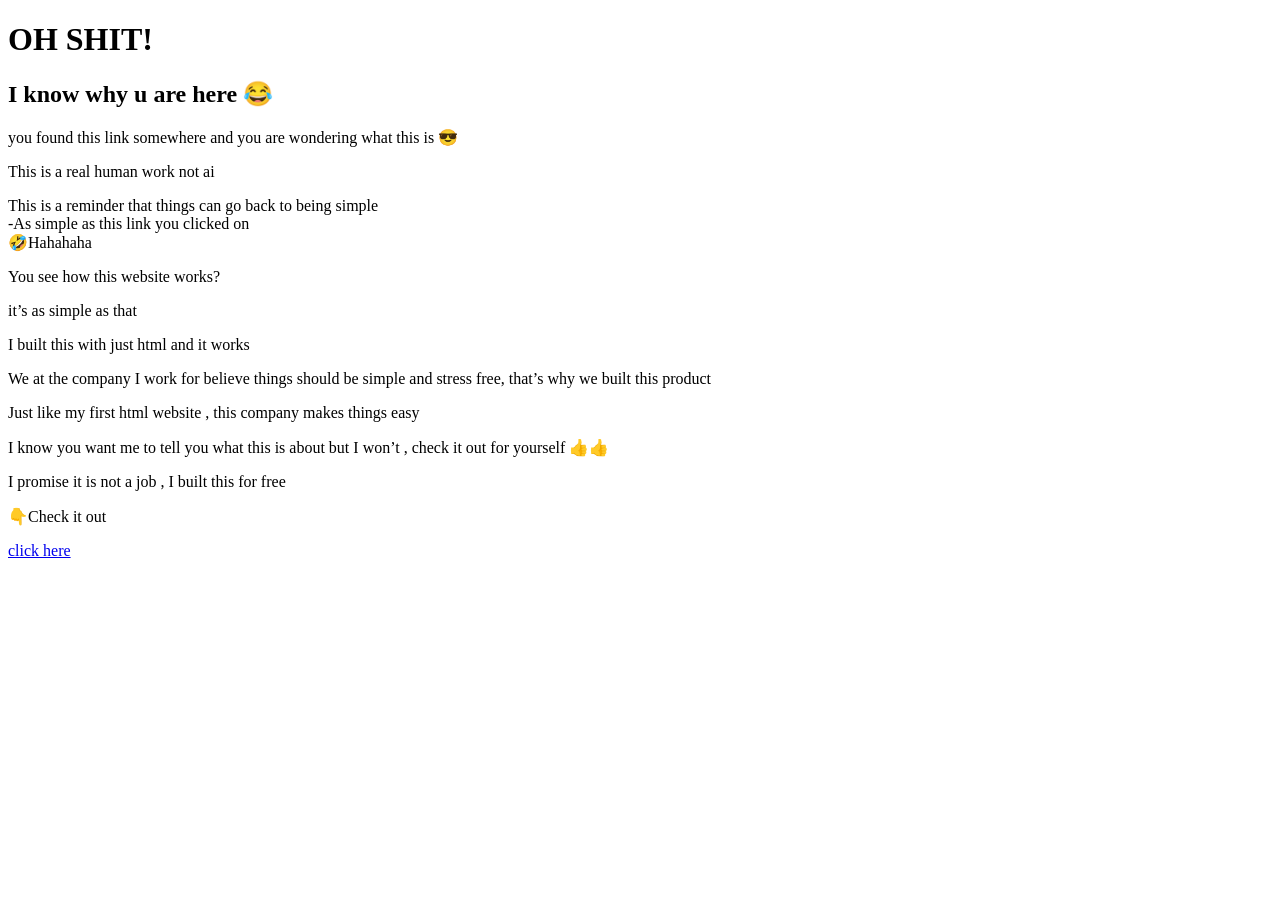
<file: index.html>
<!DOCTYPE html>
<html lang="en">
<head>
    <meta charset="UTF-8">
    <meta name="viewport" content="width=device-width, initial-scale=1.0">
    <title>Document</title>
</head>
<body>
    <h1>OH SHIT!</h1>

    <h2>I know why u are here 😂</h2>

    <p>you found this link somewhere and you are wondering what this is 😎</p>
    <p>This is a real human work not ai</p>
    <p>This is a reminder that things can go back to being simple <br>-As simple as this link you clicked on <br>🤣Hahahaha </p>
    <p>You see how this website works?</p>
    <p>it’s as simple as that </p>
    <p>I built this with just html and it works </p>
    <p>We at the company I work for believe things should be simple and stress free, that’s why we built this product </p>
    <p>Just like my first html website ,  this company makes things easy </p>
    <p>I know you want me to tell you what this is about but I won’t ,  check it out for yourself 👍👍</p>
    <p>I promise it is not a job ,  I built this for free </p>
    <p>👇Check it out </p>
    <a href="http://dev.cryptonow.ng">click here</a>
</body>
</html>
</file>
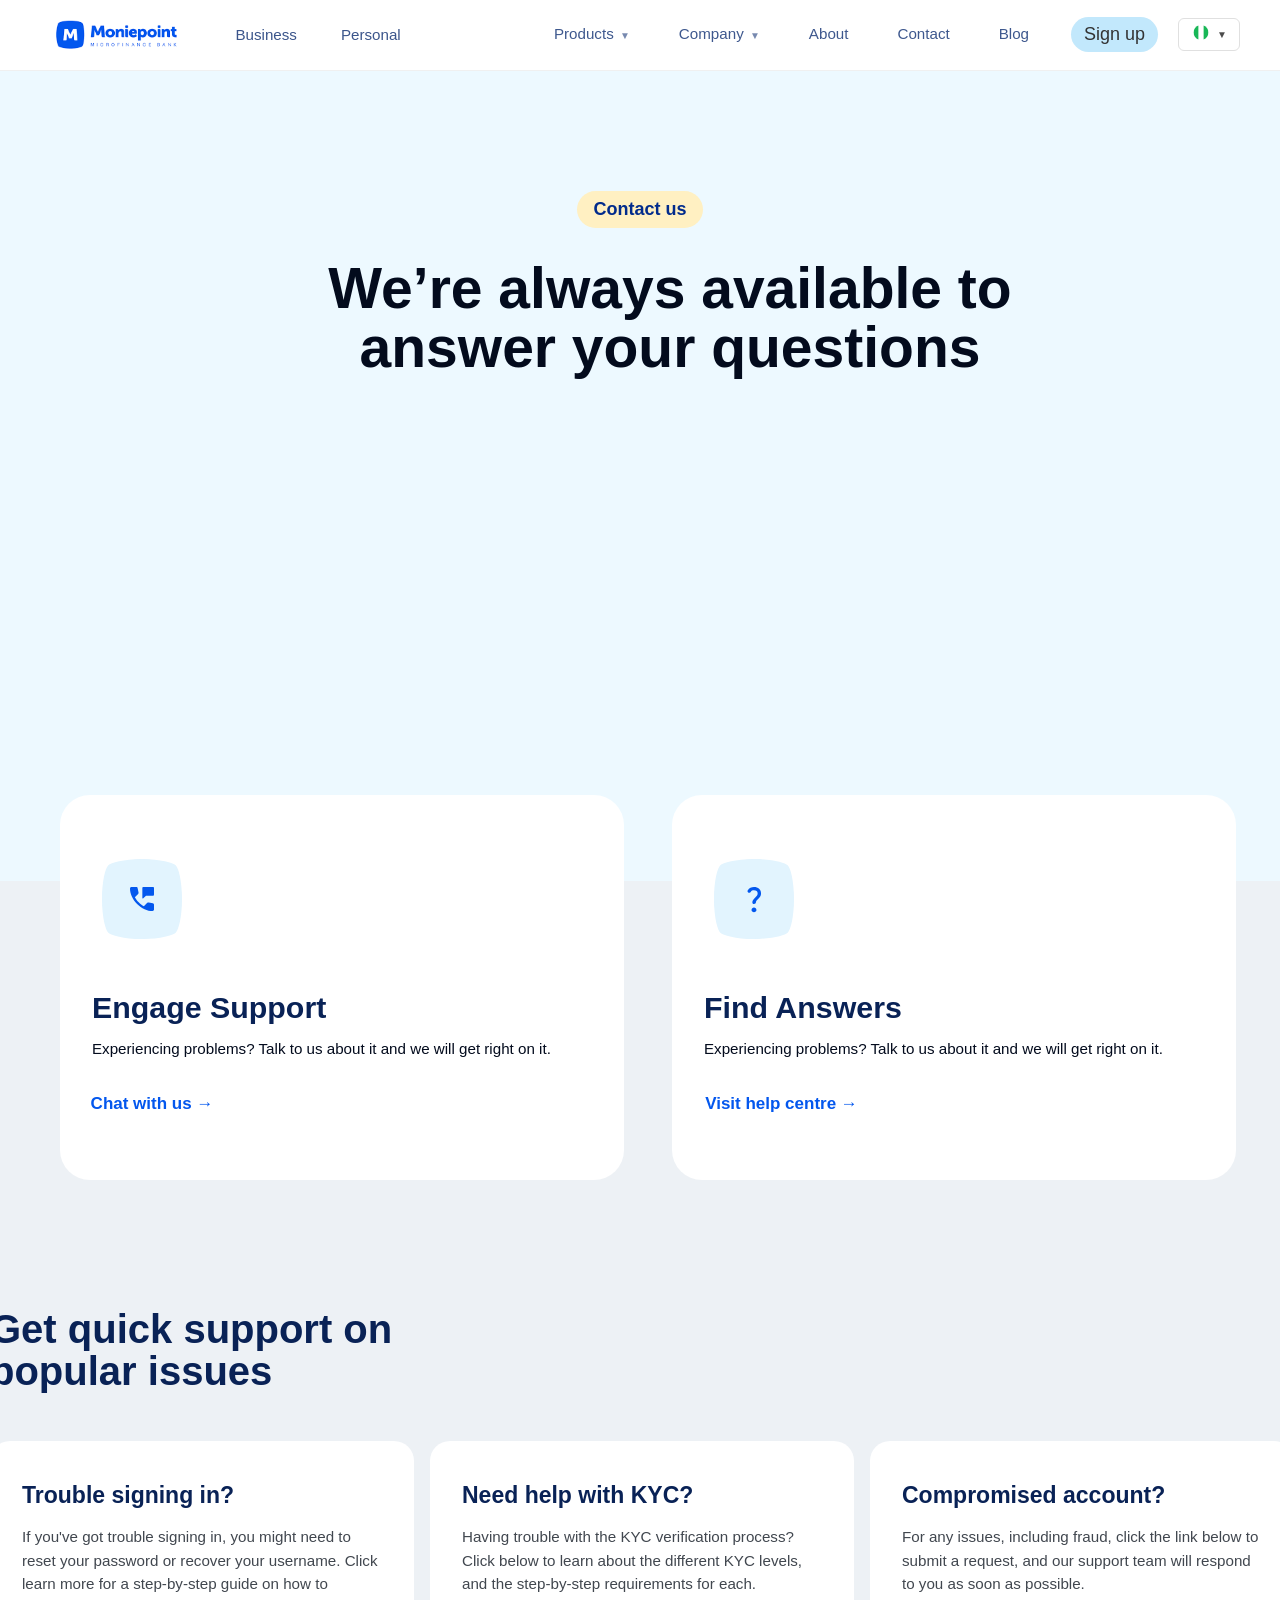
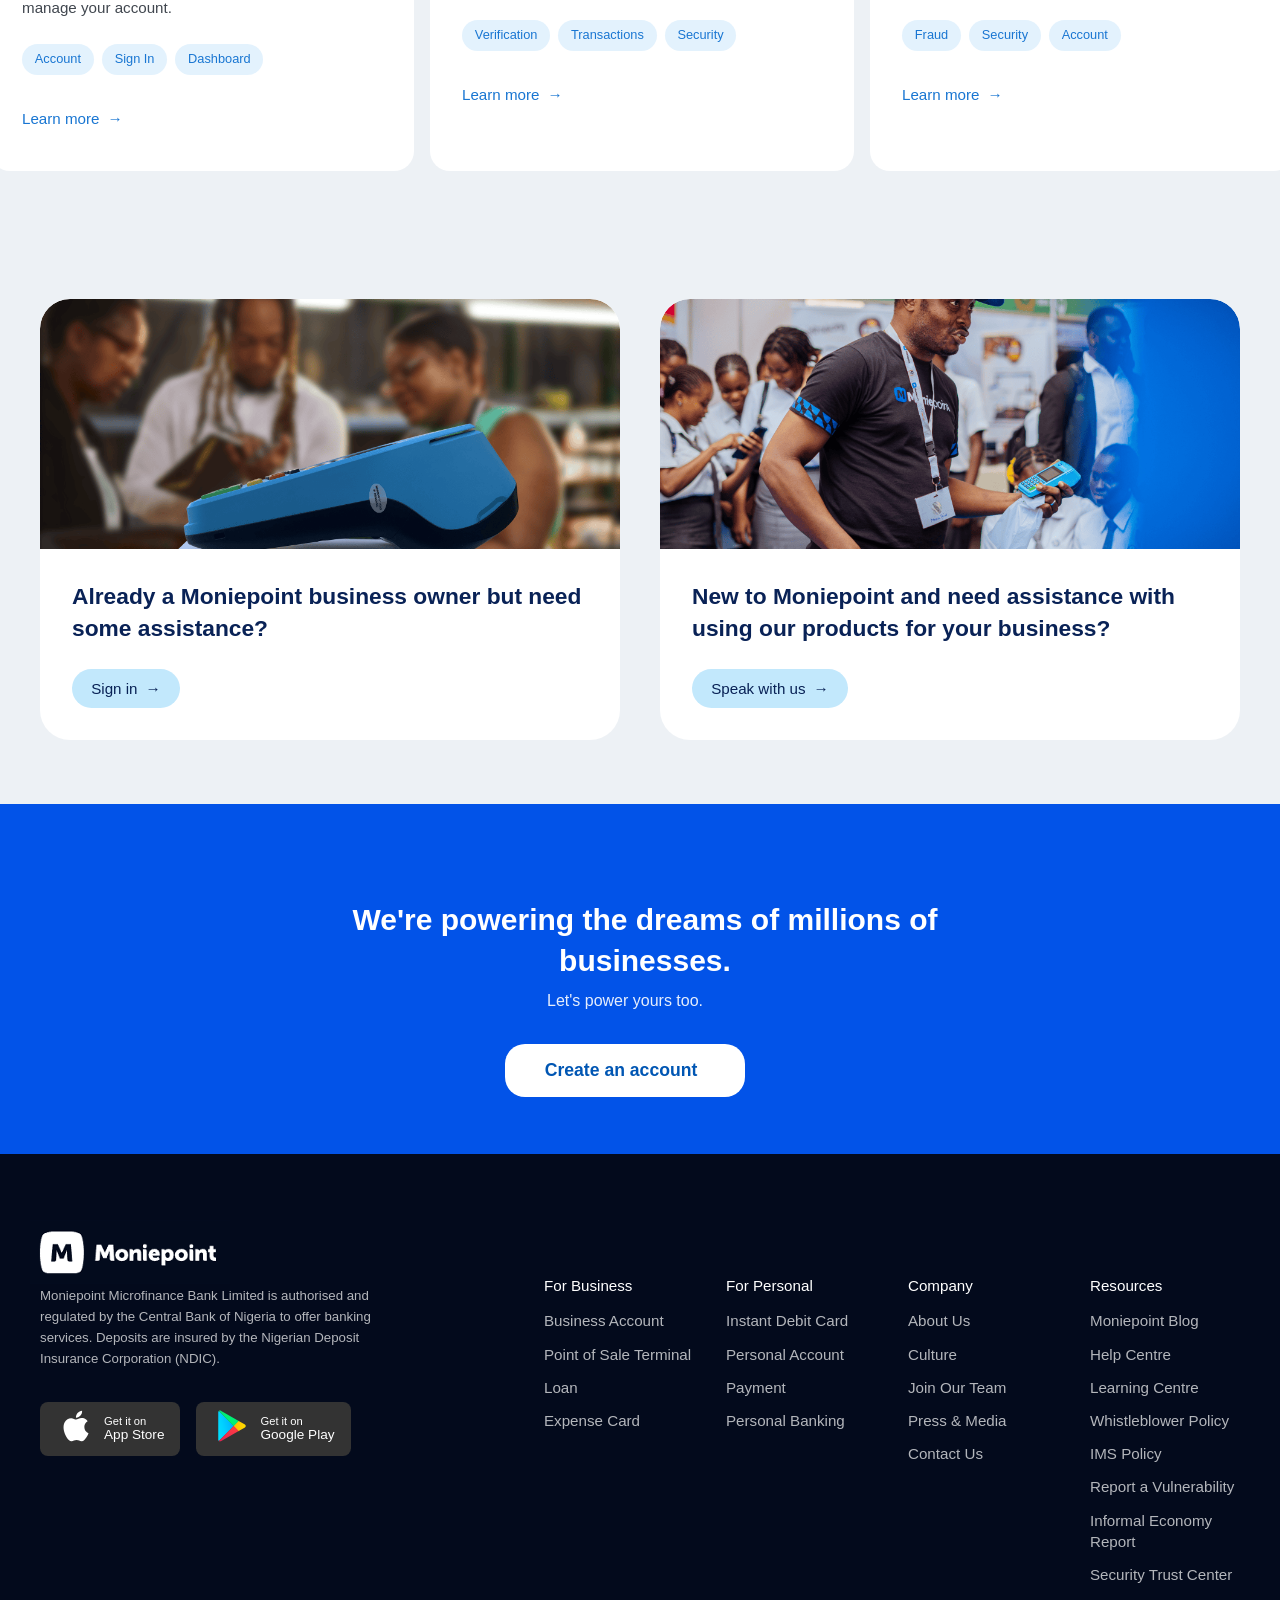
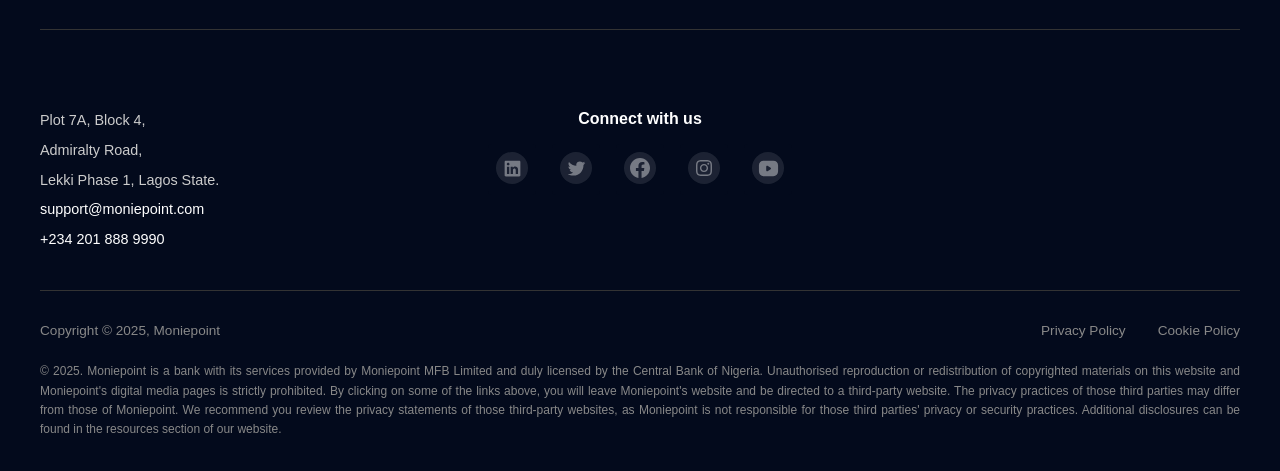
<file: class/contact.html>
<!DOCTYPE html>
<html lang="en">
<head>
    <meta charset="UTF-8">
    <meta name="viewport" content="width=device-width, initial-scale=1.0">
    <title>Document</title>
    <link rel="stylesheet" href="contact.css">
</head>
<body>
        <header class="header">
            <div class="left-section">
                <div class="logo">
                    <img src="download (2).png" alt="">
                </div>
                <div class="nav-buttons">
                    <a class="nav-button">Business</a>
                    <a class="nav-button">Personal</a>
                </div>
            </div>

            <div class="right-section">
                <nav class="nav-links">
                    <div class="nav-link">
                        Products <span class="dropdown-arrow">▼</span>
                        <div class="dropdown-menu">
                            <div class="dropdown-item">
                                <div class="item-icon">🔷</div>
                                <div class="item-content">
                                    <div class="item-title">Personal Account</div>
                                    <div class="item-description">Business and personal banking accounts</div>
                                </div>
                            </div>
                            <div class="dropdown-item">
                                <div class="item-icon">💳</div>
                                <div class="item-content">
                                    <div class="item-title">Debit Card</div>
                                    <div class="item-description">Account payments from anywhere</div>
                                </div>
                            </div>
                            <div class="dropdown-item">
                                <div class="item-icon">💰</div>
                                <div class="item-content">
                                    <div class="item-title">Savings</div>
                                    <div class="item-description">Grow your money with ease</div>
                                </div>
                            </div>
                            <div class="dropdown-item">
                                <div class="item-icon">💰</div>
                                <div class="item-content">
                                    <div class="item-title">USSD</div>
                                    <div class="item-description">dail *5573# for easy offline banking</div>
                                </div>
                            </div>
                            <div class="dropdown-item">
                                <div class="item-icon">💰</div>
                                <div class="item-content">
                                    <div class="item-title">Payment</div>
                                    <div class="item-description">accept payment from anywhere</div>
                                </div>
                            </div>
                        </div>
                    </div>
                    <div class="nav-link">
                        Company <span class="dropdown-arrow">▼</span>
                        <div class="dropdown-menu">
                            <div class="dropdown-item">
                                <div class="item-icon">7/</div>
                                <div class="item-content">
                                    <div class="item-title">Culture</div>
                                    <div class="item-description">Our work environment and values</div>
                                </div>
                            </div>
                            <div class="dropdown-item">
                                <div class="item-icon">☐</div>
                                <div class="item-content">
                                    <div class="item-title">Careers</div>
                                    <div class="item-description">Join our growing team</div>
                                </div>
                            </div>
                            <div class="dropdown-item">
                                <div class="item-icon">☐</div>
                                <div class="item-content">
                                    <div class="item-title">Press</div>
                                    <div class="item-description">Latest news and updates</div>
                                </div>
                            </div>
                        </div>
                    </div>
                    <a href="page2about.html" class="nav-link">About</a>
                    <a href="contact.html" class="nav-link">Contact</a>
                    <a href="" class="nav-link">Blog</a>
                </nav>
                
                <div class="utils-section">
                    <a href="sign in.html" class="signin-btn">Sign up</a>
                    <div class="country-changer">
                        <span class="country-flag"><img src="nig.svg" alt="Nigeria flag"></span>
                        <span class="country-arrow">▼</span>
                    </div>
                </div>
            </div>

        </header>
        <section class="about-hero">
            <div class="about-container">
                <div class="about-title">Contact us</div>
                <div class="about-content">
                    <p class="about-subtitle">We’re always available to answer your questions</p>
                </div>
            </div>
        </section>
        <section class="support-section">
            <div class="support-container">
                <!-- Left Column -->
                <div class="support-card">
                    <div class="support-icon">
                        <img src="engage.svg" alt="">
                    </div>
                    <h2 class="support-title">Engage Support</h2>
                    <p class="support-description">Experiencing problems? Talk to us about it and we will get right on it.</p>
                    <a href="#" class="support-cta">
                        Chat with us <span class="arrow">→</span>
                    </a>
                </div>

                <!-- Vertical Separator -->
                <div class="support-separator"></div>

                <!-- Right Column -->
                <div class="support-card">
                    <div class="support-icon">
                        <img src="find.svg" alt="">
                    </div>
                    <h2 class="support-title">Find Answers</h2>
                    <p class="support-description">Experiencing problems? Talk to us about it and we will get right on it.</p>
                    <a href="#" class="support-ctb">
                        Visit help centre <span class="arrow">→</span>
                    </a>
                </div>
            </div>
        </section>

        <section class="quick-support-section">
            <div class="quick-support-container">
                <div class="support-header">
                    <h2 class="support-main-title">Get quick support on popular issues</h2>
                </div>
                
                <div class="support-grid">
                    <!-- Support Card 1 -->
                    <div class="support-issue-card">
                        <h3 class="issue-title">Trouble signing in?</h3>
                        <p class="issue-description">
                            If you've got trouble signing in, you might need to reset your password or recover your username. Click learn more for a step-by-step guide on how to manage your account.
                        </p>
                        <div class="issue-tags">
                            <span class="tag">Account</span>
                            <span class="tag">Sign In</span>
                            <span class="tag">Dashboard</span>
                        </div>
                        <a href="#" class="learn-more-link">
                            Learn more <span class="arrow">→</span>
                        </a>
                    </div>

                    <!-- Support Card 2 -->
                    <div class="support-issue-card">
                        <h3 class="issue-title">Need help with KYC?</h3>
                        <p class="issue-description">
                            Having trouble with the KYC verification process? Click below to learn about the different KYC levels, and the step-by-step requirements for each.
                        </p>
                        <div class="issue-tags">
                            <span class="tag">Verification</span>
                            <span class="tag">Transactions</span>
                            <span class="tag">Security</span>
                        </div>
                        <a href="#" class="learn-more-link">
                            Learn more <span class="arrow">→</span>
                        </a>
                    </div>

                    <!-- Support Card 3 -->
                    <div class="support-issue-card">
                        <h3 class="issue-title">Compromised account?</h3>
                        <p class="issue-description">
                            For any issues, including fraud, click the link below to submit a request, and our support team will respond to you as soon as possible.
                        </p>
                        <div class="issue-tags">
                            <span class="tag">Fraud</span>
                            <span class="tag">Security</span>
                            <span class="tag">Account</span>
                        </div>
                        <a href="#" class="learn-more-link">
                            Learn more <span class="arrow">→</span>
                        </a>
                    </div>
                </div>
            </div>
        </section>
        <section class="assistance-section">
            <div class="assistance-container">
                <!-- Left Card -->
                <div class="assistance-card">
                    <div class="card-image">
                        <!-- Add your first image here -->
                        <img src="owner.png" alt="">
                    </div>
                    <div class="card-content">
                        <h3 class="card-title">Already a Moniepoint business owner but need some assistance?</h3>
                        <a href="#" class="assistance-button">
                            Sign in <span class="arrow">→</span>
                        </a>
                    </div>
                </div>

                <!-- Right Card -->
                <div class="assistance-card">
                    <div class="card-image">
                        <!-- Add your second image here -->
                        <img src="new.png" alt="">
                    </div>
                    <div class="card-content">
                        <h3 class="card-title">New to Moniepoint and need assistance with using our products for your business?</h3>
                        <a href="#" class="assistance-button">
                            Speak with us <span class="arrow">→</span>
                        </a>
                    </div>
                </div>
            </div>
        </section>

        <section class="dreams-section">
            <div class="dreams-container">
                <div class="grape">
                    <h1 class="dreams-heading">
                    We're powering the dreams of millions of <br> businesses.
                    </h1>
                </div>
                    <p class="dreams-subheading">
                        Let's power yours too.
                    </p>
                <a href="#" class="cta-button">
                    Create an account 
                    <i class="fas fa-arrow-right"></i>
                </a>
            </div>
        </section>

    <footer class="footer">
            <div class="footer-container">
                <div class="footer-top">
                    <div class="footer-brand">
                        <img src="hoyEFb4tkZJcH8xhRnBGpblDlfo1756466486030_200x200.png" alt="" class="footer-image">
                        <p class="footer-description">
                            Moniepoint Microfinance Bank Limited is authorised and regulated by the Central Bank of Nigeria to offer banking services. Deposits are insured by the Nigerian Deposit Insurance Corporation (NDIC).
                        </p>
                        <div class="app-download">
                            <a href="#" class="app-button">
                                <span class="app-icon"><img src="apple.svg" alt=""></span>
                                <div>
                                    <div style="font-size: 0.7rem;">Get it on</div>
                                    <div>App Store</div>
                                </div>
                            </a>
                            <a href="#" class="app-button">
                                <span class="app-icon"><img src="playstore (1).svg" alt=""></span>
                                <div>
                                    <div style="font-size: 0.7rem;">Get it on</div>
                                    <div>Google Play</div>
                                </div>
                            </a>
                        </div>
                    </div>
                    
                    <div class="footer-links">
                        <div class="link-column">
                            <h3>For Business</h3>
                            <ul>
                                <li><a href="#">Business Account</a></li>
                                <li><a href="#">Point of Sale Terminal</a></li>
                                <li><a href="#">Loan</a></li>
                                <li><a href="#">Expense Card</a></li>
                            </ul>
                        </div>
                        
                        <div class="link-column">
                            <h3>For Personal</h3>
                            <ul>
                                <li><a href="#">Instant Debit Card</a></li>
                                <li><a href="#">Personal Account</a></li>
                                <li><a href="#">Payment</a></li>
                                <li><a href="#">Personal Banking</a></li>
                            </ul>
                        </div>
                        
                        <div class="link-column">
                            <h3>Company</h3>
                            <ul>
                                <li><a href="#">About Us</a></li>
                                <li><a href="#">Culture</a></li>
                                <li><a href="#">Join Our Team</a></li>
                                <li><a href="#">Press & Media</a></li>
                                <li><a href="#">Contact Us</a></li>
                            </ul>
                        </div>
                        
                        <div class="link-column">
                            <h3>Resources</h3>
                            <ul>
                                <li><a href="#">Moniepoint Blog</a></li>
                                <li><a href="#">Help Centre</a></li>
                                <li><a href="#">Learning Centre</a></li>
                                <li><a href="#">Whistleblower Policy</a></li>
                                <li><a href="#">IMS Policy</a></li>
                                <li><a href="#">Report a Vulnerability</a></li>
                                <li><a href="#">Informal Economy Report</a></li>
                                <li><a href="#">Security Trust Center</a></li>
                            </ul>
                        </div>
                    </div>
                </div>
                <!-- Add this after the footer-bottom div and before closing footer-container -->
                <div class="footer-contact">
                    <div class="contact-info">
                        <div class="contact-left">
                            <div class="address">
                                <p>Plot 7A, Block 4,</p>
                                <p>Admiralty Road,</p>
                                <p>Lekki Phase 1, Lagos State.</p>
                            </div>
                            <div class="contact-details">
                                <p class="email">support@moniepoint.com</p>
                                <p class="phone">+234 201 888 9990</p>
                            </div>
                        </div>
                        
                        <div class="social-connect">
                            <h4>Connect with us</h4>
                            <div class="social-links">
                                <!-- Add your social media icons here -->
                                <a href="#" class="social-link"><img src="linkedin.svg" alt=""></a>
                                <a href="#" class="social-link"><img src="twitter.svg" alt=""></a>
                                <a href="#" class="social-link"><img src="facebook.svg" alt=""></a>
                                <a href="#" class="social-link"><img src="instagram.svg" alt=""></a>
                                <a href="#" class="social-link"><img src="youtube.svg" alt=""></a>
                            </div>
                        </div>
                        
                        <div class="contact-right">
                            <!-- Empty column for balance -->
                        </div>
                    </div>
                    <div class="footer-bottom">
                        <div class="footer-bottom-top">
                            <div class="copyright">Copyright © 2025, Moniepoint</div>
                            <div class="footer-legal">
                                <a href="#">Privacy Policy</a>
                                <a href="#">Cookie Policy</a>
                            </div>
                        </div>
                        
                        <div class="footer-disclaimer">
                            <p>© 2025. Moniepoint is a bank with its services provided by Moniepoint MFB Limited and duly licensed by the Central Bank of Nigeria. Unauthorised reproduction or redistribution of copyrighted materials on this website and Moniepoint's digital media pages is strictly prohibited. By clicking on some of the links above, you will leave Moniepoint's website and be directed to a third-party website. The privacy practices of those third parties may differ from those of Moniepoint. We recommend you review the privacy statements of those third-party websites, as Moniepoint is not responsible for those third parties' privacy or security practices. Additional disclosures can be found in the resources section of our website.</p>
                        </div>
                    </div>
                </div>
            </div>
        </footer>
</body>
</html>
</file>
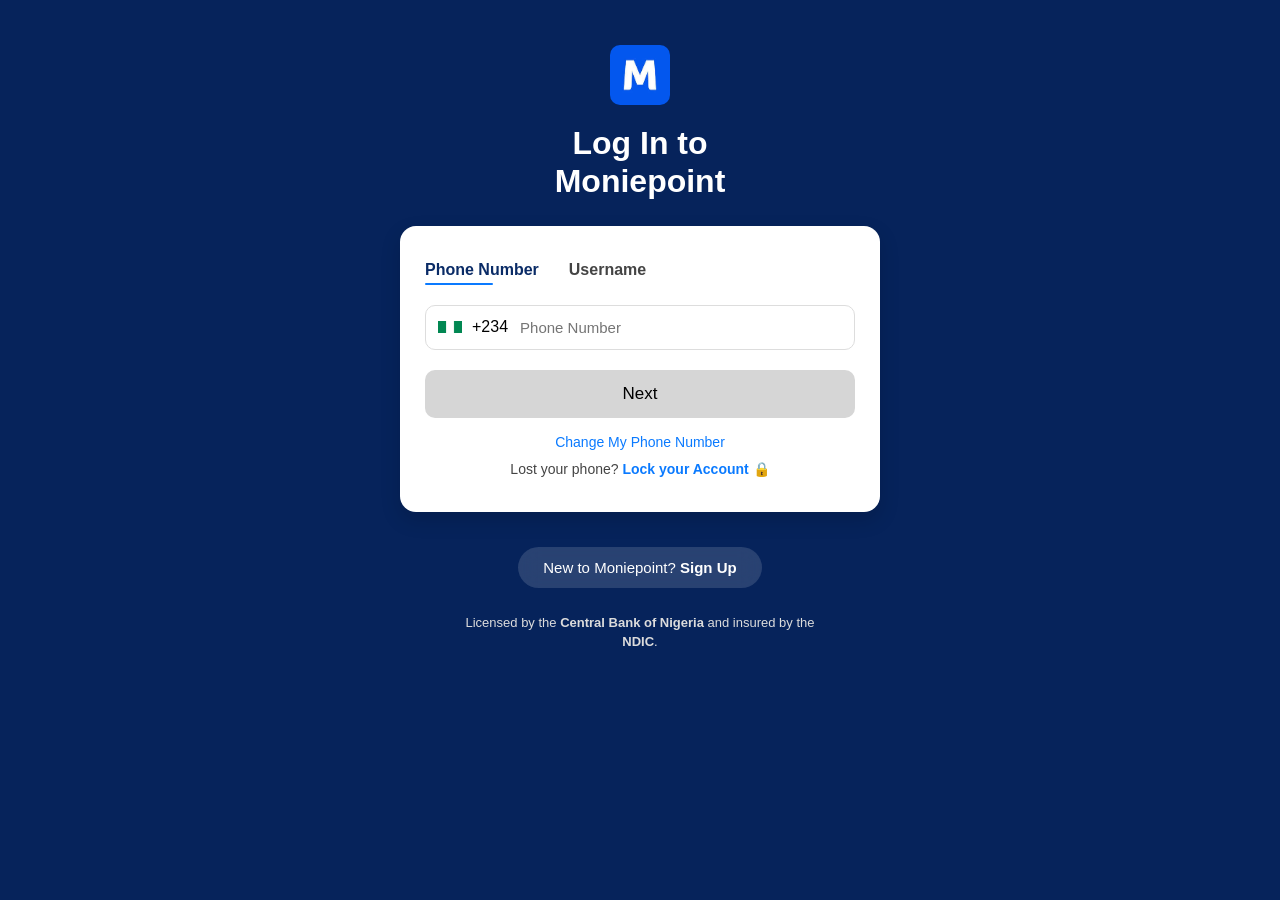
<file: class/login.html>
<!DOCTYPE html>
<html lang="en">
<head>
<meta charset="UTF-8">
<meta name="viewport" content="width=device-width, initial-scale=1.0">
<title>Moniepoint Login</title>

<style>
    body {
        margin: 0;
        font-family: Arial, sans-serif;
        background: #06235B;
        background-size: cover;
        background-position: center;
        color: #fff;
    }

    .wrapper {
        display: flex;
        flex-direction: column;
        align-items: center;
        padding: 45px 20px;
        gap: 25px;
    }

    .logo img {
        width: 60px;
        height: 60px;
        border-radius: 10px;
        margin-bottom: -10px;
    }

    .title {
        font-size: 32px;
        font-weight: 700;
        text-align: center;
        line-height: 1.2;
    }

    /* WHITE LOGIN BOX */
    .login-box {
        width: 100%;
        max-width: 430px;
        background: #fff;
        border-radius: 16px;
        padding: 35px 25px;
        box-shadow: 0 8px 20px rgba(0,0,0,0.15);
        color: #000;
    }

    .tabs {
        display: flex;
        gap: 30px;
        font-weight: 600;
        margin-bottom: 20px;
        cursor: pointer;
    }

    .tab {
        position: relative;
        padding-bottom: 6px;
        color: #444;
    }

    .tab.active {
        color: #0A2B66;
    }

    .tab.active::after {
        content: "";
        position: absolute;
        bottom: 0;
        left: 0;
        width: 60%;
        height: 2px;
        background: #0A7AFF;
        border-radius: 10px;
    }

    .phone-row {
        display: flex;
        align-items: center;
        gap: 10px;
        border: 1px solid #ddd;
        padding: 12px;
        border-radius: 10px;
        margin-bottom: 15px;
    }

    .phone-row input {
        border: none;
        outline: none;
        flex: 1;
        font-size: 15px;
    }

    .input-box {
        width: 100%;
        border: 1px solid #ddd;
        padding: 12px;
        border-radius: 10px;
        margin-bottom: 5px;
        font-size: 15px;
    }

    .forgot {
        text-align: right;
        margin-bottom: 15px;
    }

    .forgot a {
        color: #0A7AFF;
        text-decoration: none;
    }

    .login-btn {
        width: 100%;
        padding: 14px;
        background: #D6D6D6;
        border: none;
        cursor: pointer;
        border-radius: 10px;
        font-size: 17px;
        margin-top: 5px;
    }

    /* ADDED BACK */
    .change-phone {
        text-align: center;
        margin-top: 15px;
    }

    .change-phone a {
        color: #0A7AFF;
        font-size: 14px;
        text-decoration: none;
        font-weight: 500;
    }

    .lost-phone {
        text-align: center;
        margin-top: 10px;
        font-size: 14px;
        color: #444;
    }

    .lost-phone a {
        color: #0A7AFF;
        font-weight: 600;
        text-decoration: none;
    }

    /* SIGN UP BOX */
    .signup-box {
        background: rgba(255,255,255,0.14);
        padding: 12px 25px;
        border-radius: 25px;
        backdrop-filter: blur(10px);
        font-size: 15px;
        margin-top: 10px;
    }

    .signup-box a {
        color: #fff;
        font-weight: bold;
        text-decoration: none;
    }

    .footer {
        text-align: center;
        font-size: 13px;
        color: #dcdcdc;
        max-width: 360px;
        line-height: 1.5;
    }

    @media (max-width: 480px) {
        .login-box { padding: 25px 18px; }
        .title { font-size: 26px; }
    }

</style>
</head>

<body>

<div class="wrapper">

    <div class="logo">
        <img src="download (7).jpg">
    </div>

    <div class="title">
        Log In to<br>Moniepoint
    </div>

    <div class="login-box">

        <div class="tabs">
            <div class="tab active" id="phoneTab">Phone Number</div>
            <div class="tab" id="userTab">Username</div>
        </div>

        <!-- PHONE LOGIN -->
        <div id="phoneLogin">
            <div class="phone-row">
                <img src="download (4).png" width="24">
                <span>+234</span>
                <input type="text" placeholder="Phone Number">
            </div>
        </div>

        <!-- USERNAME LOGIN -->
        <div id="userLogin" style="display:none;">
            <input class="input-box" type="text" placeholder="Enter Username">
            <div class="forgot"><a href="#">Forgot Username?</a></div>
        </div>

        <button class="login-btn">Next</button>

        <!-- ADDED BACK -->
        <div class="change-phone">
            <a href="#">Change My Phone Number</a>
        </div>

        <div class="lost-phone">
            Lost your phone? <a href="#">Lock your Account 🔒</a>
        </div>

    </div>

    <div class="signup-box">
        New to Moniepoint? <a href="sign in.html">Sign Up</a>
    </div>

    <div class="footer">
        Licensed by the <b>Central Bank of Nigeria</b> and insured by the <b>NDIC</b>.
    </div>

</div>

<script>
    const phoneTab = document.getElementById("phoneTab");
    const userTab  = document.getElementById("userTab");

    const phoneLogin = document.getElementById("phoneLogin");
    const userLogin  = document.getElementById("userLogin");

    phoneTab.onclick = () => {
        phoneTab.classList.add("active");
        userTab.classList.remove("active");
        phoneLogin.style.display = "block";
        userLogin.style.display = "none";
    };

    userTab.onclick = () => {
        userTab.classList.add("active");
        phoneTab.classList.remove("active");
        phoneLogin.style.display = "none";
        userLogin.style.display = "block";
    };
</script>

</body>
</html>
</file>
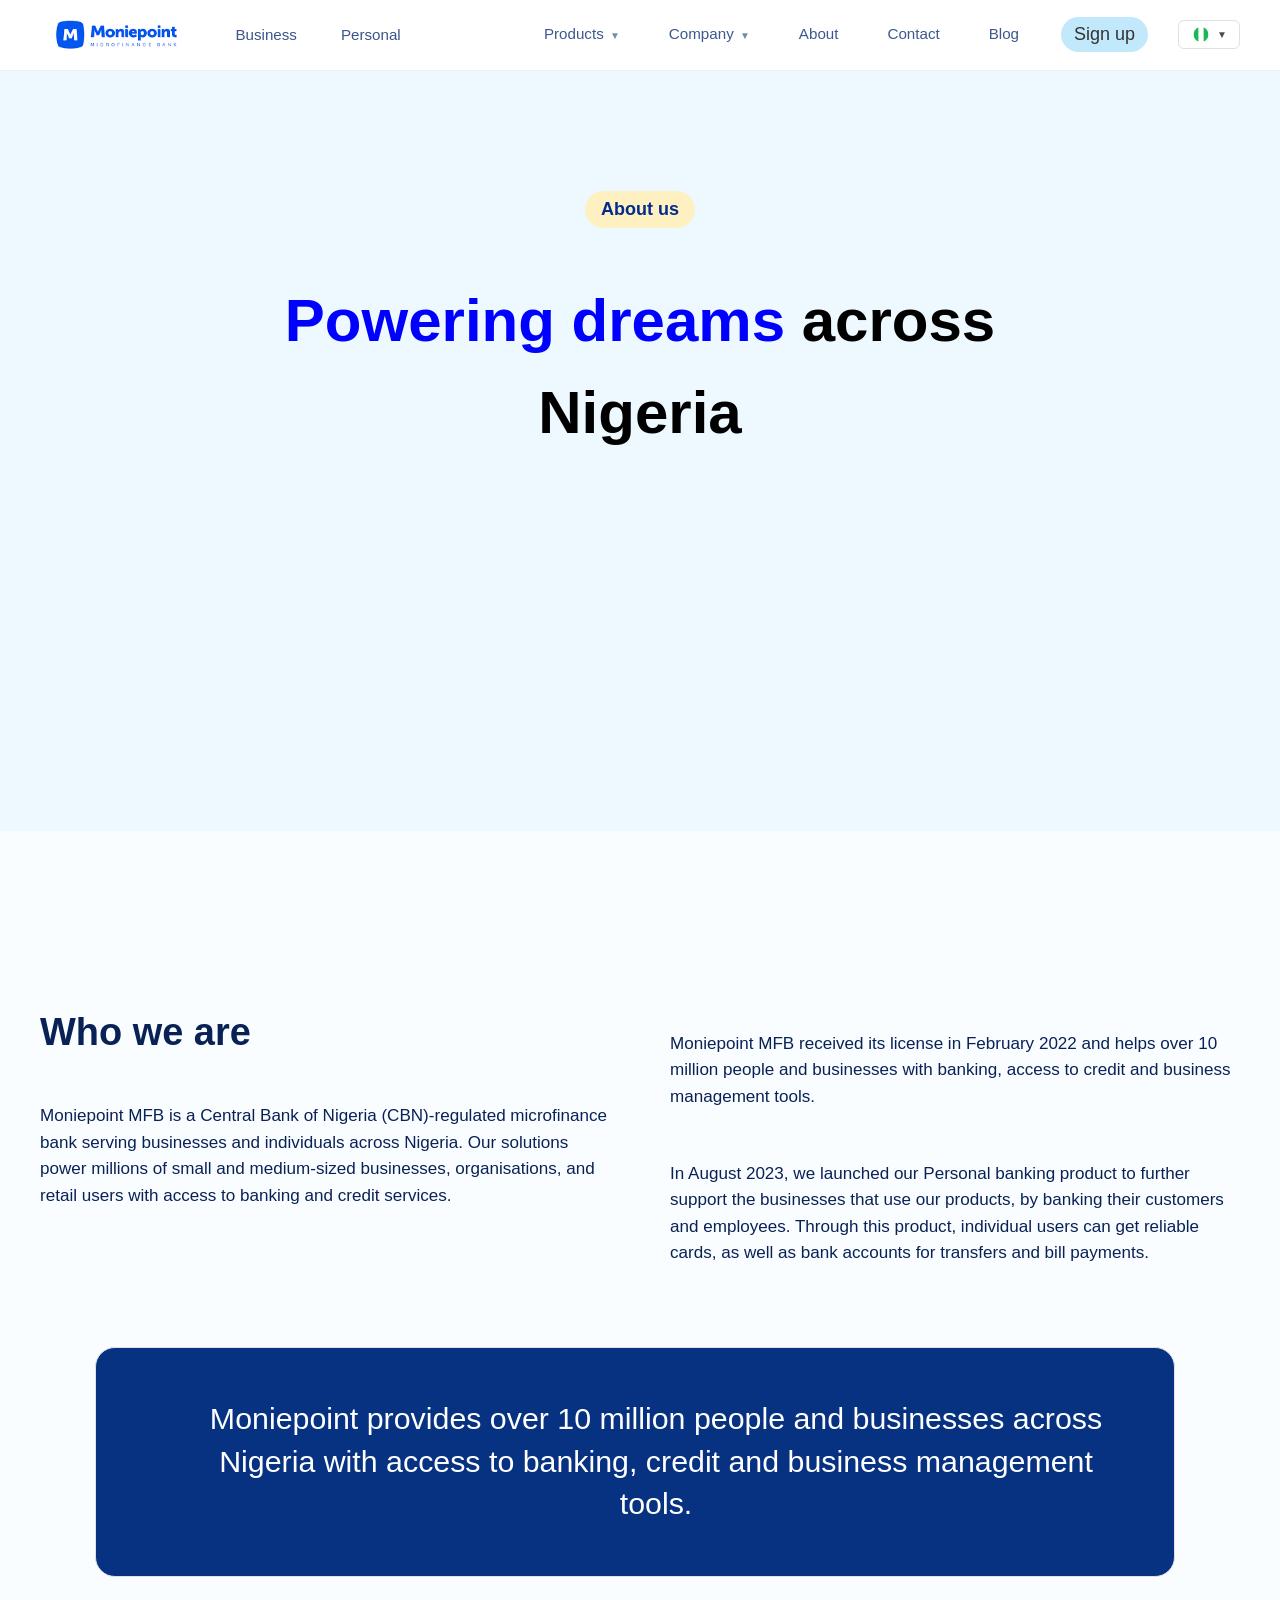
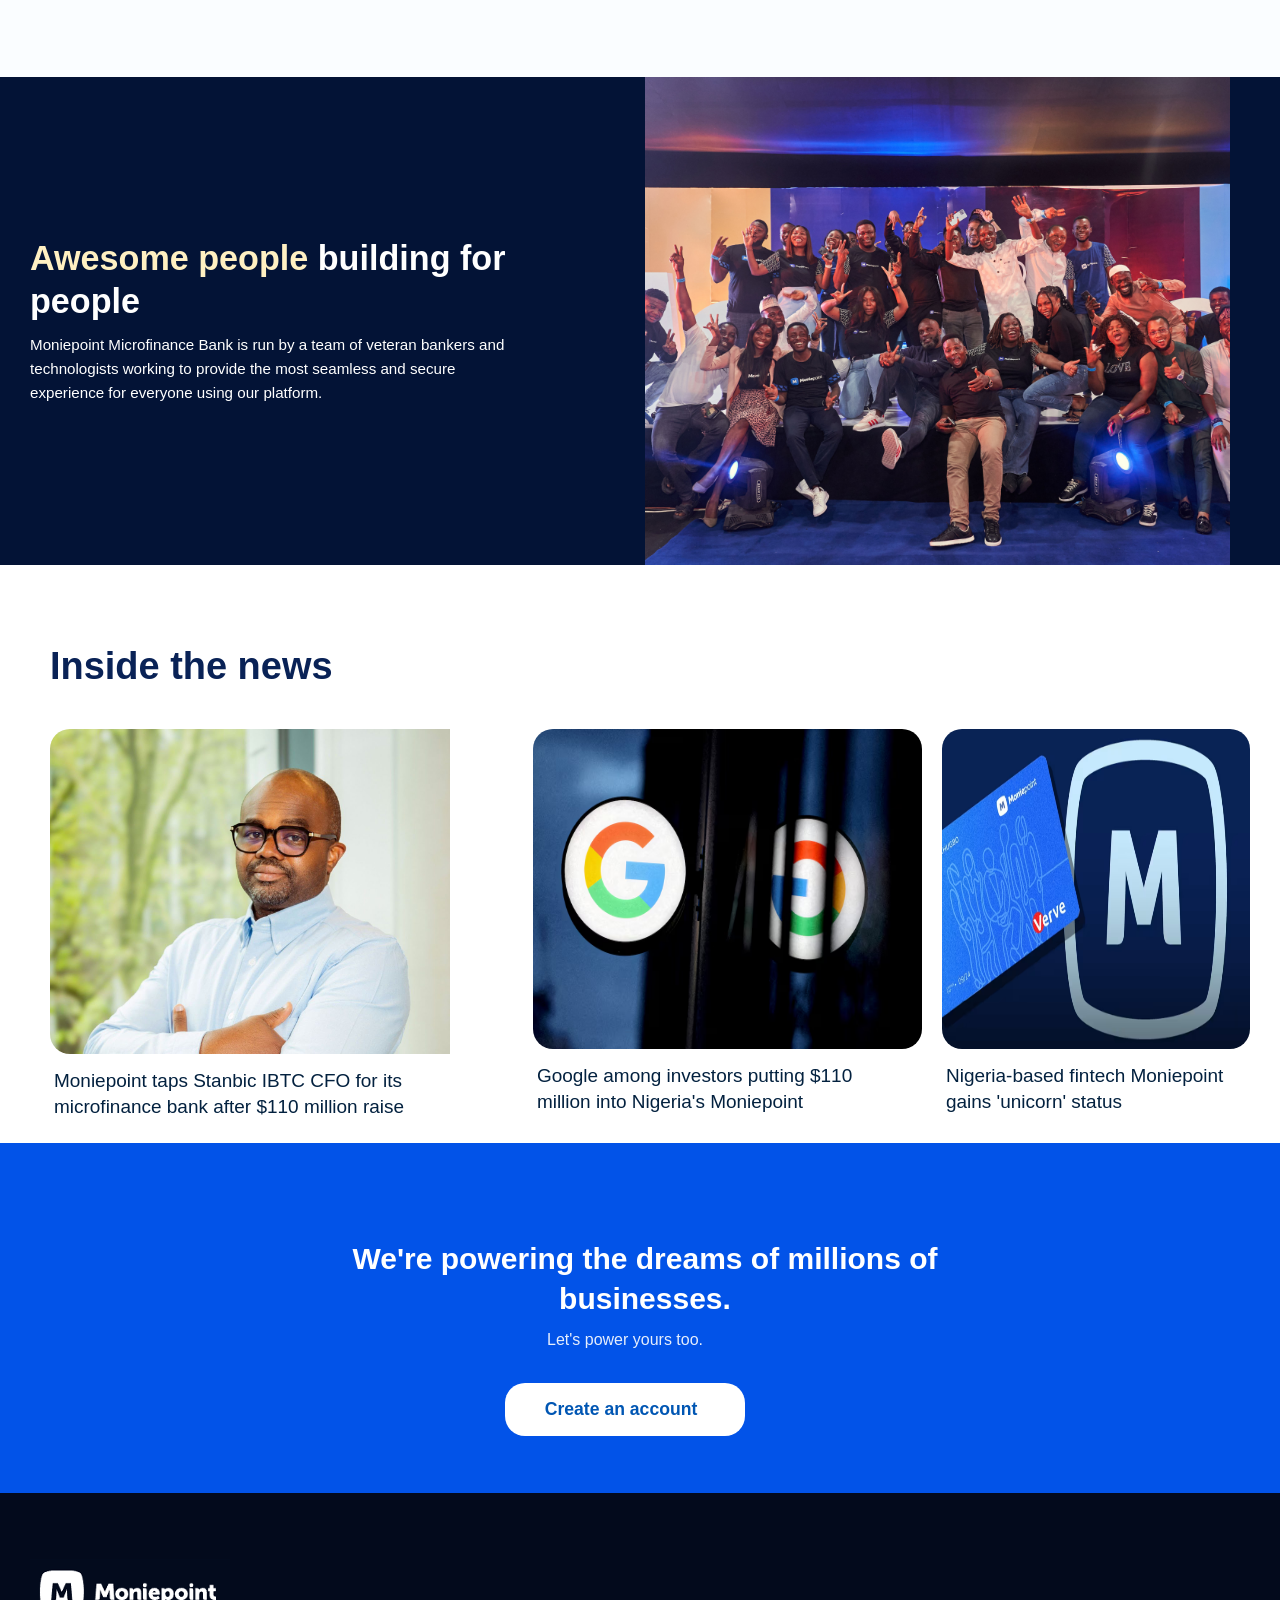
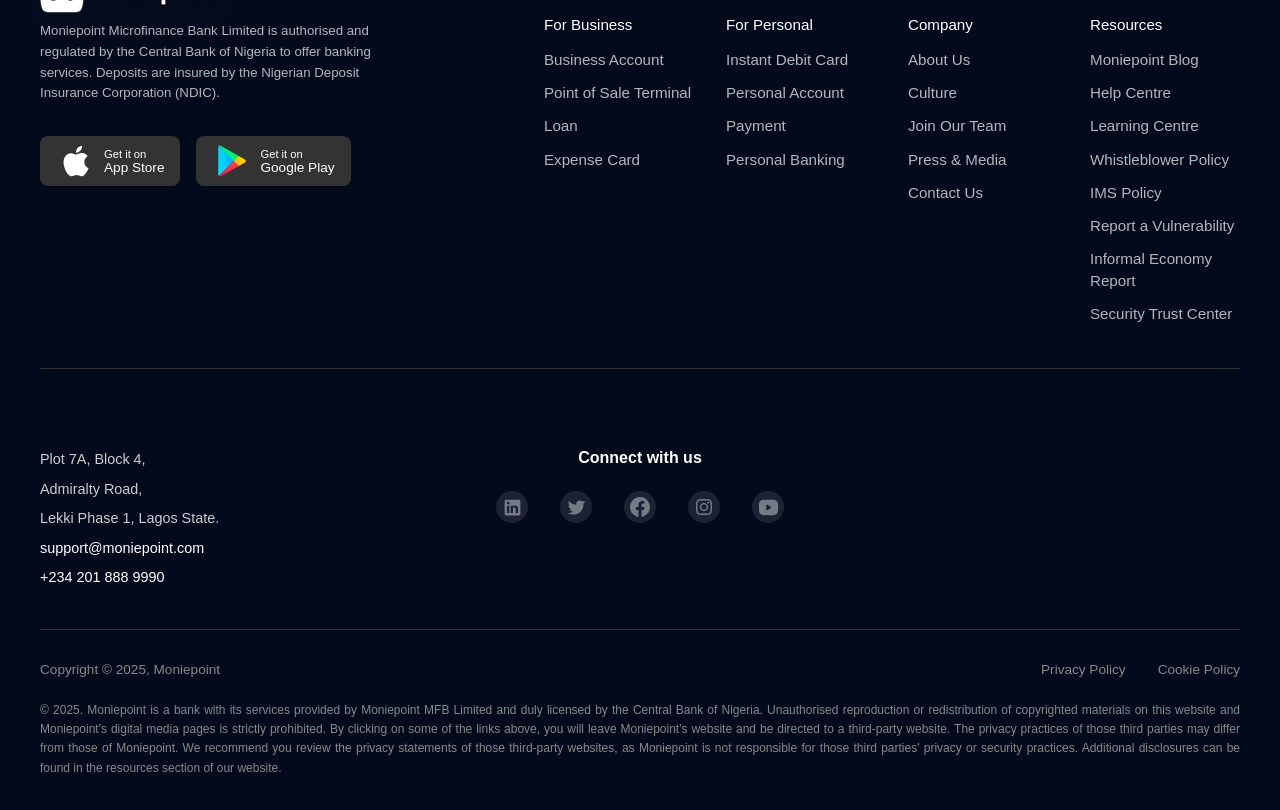
<file: class/page2about.html>
<!DOCTYPE html>
<html lang="en">
<head>
    <meta charset="UTF-8">
    <meta name="viewport" content="width=device-width, initial-scale=1.0">
    <title>Document</title>
    <link rel="stylesheet" href="about.css">
</head>
    <body>
        <header class="header">
            <div class="left-section">
                <div class="logo">
                    <img src="download (2).png" alt="">
                </div>
                <div class="nav-buttons">
                    <a class="nav-button">Business</a>
                    <a class="nav-button">Personal</a>
                </div>
            </div>

            <div class="right-section">
                <nav class="nav-links">
                    <div class="nav-link">
                        Products <span class="dropdown-arrow">▼</span>
                        <div class="dropdown-menu">
                            <div class="dropdown-item">
                                <div class="item-icon">🔷</div>
                                <div class="item-content">
                                    <div class="item-title">Personal Account</div>
                                    <div class="item-description">Business and personal banking accounts</div>
                                </div>
                            </div>
                            <div class="dropdown-item">
                                <div class="item-icon">💳</div>
                                <div class="item-content">
                                    <div class="item-title">Debit Card</div>
                                    <div class="item-description">Account payments from anywhere</div>
                                </div>
                            </div>
                            <div class="dropdown-item">
                                <div class="item-icon">💰</div>
                                <div class="item-content">
                                    <div class="item-title">Savings</div>
                                    <div class="item-description">Grow your money with ease</div>
                                </div>
                            </div>
                            <div class="dropdown-item">
                                <div class="item-icon">💰</div>
                                <div class="item-content">
                                    <div class="item-title">USSD</div>
                                    <div class="item-description">dail *5573# for easy offline banking</div>
                                </div>
                            </div>
                            <div class="dropdown-item">
                                <div class="item-icon">💰</div>
                                <div class="item-content">
                                    <div class="item-title">Payment</div>
                                    <div class="item-description">accept payment from anywhere</div>
                                </div>
                            </div>
                        </div>
                    </div>
                    <div class="nav-link">
                        Company <span class="dropdown-arrow">▼</span>
                        <div class="dropdown-menu">
                            <div class="dropdown-item">
                                <div class="item-icon">7/</div>
                                <div class="item-content">
                                    <div class="item-title">Culture</div>
                                    <div class="item-description">Our work environment and values</div>
                                </div>
                            </div>
                            <div class="dropdown-item">
                                <div class="item-icon">☐</div>
                                <div class="item-content">
                                    <div class="item-title">Careers</div>
                                    <div class="item-description">Join our growing team</div>
                                </div>
                            </div>
                            <div class="dropdown-item">
                                <div class="item-icon">☐</div>
                                <div class="item-content">
                                    <div class="item-title">Press</div>
                                    <div class="item-description">Latest news and updates</div>
                                </div>
                            </div>
                        </div>
                    </div>
                    <a href="page2about.html" class="nav-link">About</a>
                    <a href="contact.html" class="nav-link">Contact</a>
                    <a href="" class="nav-link">Blog</a>
                </nav>
                <a href="sign in.html" class="signin-btn">Sign up</a>
                <div class="utils-section">
                    
                    <div class="country-changer">
                        <span class="country-flag"><img src="nig.svg" alt="Nigeria flag"></span>
                        <span class="country-arrow">▼</span>
                    </div>
                </div>
            </div>
        </header>
        <section class="about-hero">
            <div class="about-container">
                <div class="about-title">About us</div>
                <div class="about-content">
                    <p class="about-subtitle">Powering dreams <span class="across">across</span></p>
                    <h2 class="about-country">Nigeria</h2>
                </div>
            </div>
        </section>
        <!-- Who We Are Section -->
    <section class="who-we-are">
        <div class="who-we-are-container">
            <div class="who-we-are-grid">
                <div class="who-we-are-left">
                    <h2 class="who-we-are-title">Who we are</h2>
                    <p class="who-we-are-text">
                        Moniepoint MFB is a Central Bank of Nigeria (CBN)-regulated microfinance bank serving businesses and individuals across Nigeria. Our solutions power millions of small and medium-sized businesses, organisations, and retail users with access to banking and credit services.
                    </p>
                </div>
                
                <div class="who-we-are-right">
                    <p class="who-we-are-text">
                        Moniepoint MFB received its license in February 2022 and helps over 10 million people and businesses with banking, access to credit and business management tools.
                    </p>
                    
                    <p class="who-we-are-text">
                        In August 2023, we launched our Personal banking product to further support the businesses that use our products, by banking their customers and employees. Through this product, individual users can get reliable cards, as well as bank accounts for transfers and bill payments.
                    </p>
                </div>
            </div>
        </div>

        <div class="moniepoint-content">
            <p>Moniepoint provides over 10 million people and businesses across Nigeria with access to banking, credit and business management tools.</p>
        </div>
    </section>
    <!-- Awesome People Section -->
    <section class="awesome-people">
        <div class="awesome-people-container">
            <div class="awesome-people-content">
                <div class="awesome-people-left">
                    <h2 class="awesome-people-title">
                        <span class="highlight-text">Awesome people</span> building for people
                    </h2>
                    <p class="awesome-people-description">
                        Moniepoint Microfinance Bank is run by a team of veteran bankers and<br>
                        technologists working to provide the most seamless and secure<br>
                        experience for everyone using our platform.
                    </p>
                </div>
                
                <div class="awesome-people-right">
                    <div class="awesome-people-image">
                        <!-- Add your image here -->
                        <img src="people.jpg" alt="Awesome team at Moniepoint" class="team-img">
                    </div>
                </div>
            </div>
        </div>
    </section>

    <section class="news-section">
        <div class="section-header">
            <h2>Inside the news</h2>
        </div>
        
        <div class="news-grid">
            <!-- News Item 1 -->
            <div class="news-card">
                <div class="image-container">
                    <img src="MoniePoint-MFB-CFO-2-e1730877300589.jpg" 
                        alt="Business meeting" class="news-image">
                </div>
                <div class="news-content">
                    <h3>Moniepoint taps Stanbic IBTC CFO for its microfinance bank after $110 million raise</h3>
                </div>
            </div>
            
            <!-- News Item 2 -->
            <div class="news-card">
                <div class="image-container">
                    <img src="GIBV5AXYRRITDJHKIN34HKNOUM.avif" 
                        alt="Google office" class="news-image-second">
                </div>
                <div class="news-content">
                    <h3>Google among investors putting $110 million into Nigeria's Moniepoint</h3>
                </div>
            </div>
            
            <!-- News Item 3 -->
            <div class="news-card">
                <div class="image-container">
                    <img src="ftcms_2bae4200-91eb-4685-a336-2b1ee994f7e0.avif" 
                        alt="Financial technology" class="news-image-third">
                </div>
                <div class="news-content">
                    <h3>Nigeria-based fintech Moniepoint gains 'unicorn' status</h3>
                </div>
            </div>
        </div>
    </section>

    <section class="dreams-section">
        <div class="dreams-container">
            <div class="grape">
                <h1 class="dreams-heading">
                We're powering the dreams of millions of <br> businesses.
                </h1>
            </div>
                <p class="dreams-subheading">
                    Let's power yours too.
                </p>
            <a href="#" class="cta-button">
                Create an account 
                <i class="fas fa-arrow-right"></i>
            </a>
        </div>
    </section>

    <footer class="footer">
            <div class="footer-container">
                <div class="footer-top">
                    <div class="footer-brand">
                        <img src="hoyEFb4tkZJcH8xhRnBGpblDlfo1756466486030_200x200.png" alt="" class="footer-image">
                        <p class="footer-description">
                            Moniepoint Microfinance Bank Limited is authorised and regulated by the Central Bank of Nigeria to offer banking services. Deposits are insured by the Nigerian Deposit Insurance Corporation (NDIC).
                        </p>
                        <div class="app-download">
                            <a href="#" class="app-button">
                                <span class="app-icon"><img src="apple.svg" alt=""></span>
                                <div>
                                    <div style="font-size: 0.7rem;">Get it on</div>
                                    <div>App Store</div>
                                </div>
                            </a>
                            <a href="#" class="app-button">
                                <span class="app-icon"><img src="playstore (1).svg" alt=""></span>
                                <div>
                                    <div style="font-size: 0.7rem;">Get it on</div>
                                    <div>Google Play</div>
                                </div>
                            </a>
                        </div>
                    </div>
                    
                    <div class="footer-links">
                        <div class="link-column">
                            <h3>For Business</h3>
                            <ul>
                                <li><a href="#">Business Account</a></li>
                                <li><a href="#">Point of Sale Terminal</a></li>
                                <li><a href="#">Loan</a></li>
                                <li><a href="#">Expense Card</a></li>
                            </ul>
                        </div>
                        
                        <div class="link-column">
                            <h3>For Personal</h3>
                            <ul>
                                <li><a href="#">Instant Debit Card</a></li>
                                <li><a href="#">Personal Account</a></li>
                                <li><a href="#">Payment</a></li>
                                <li><a href="#">Personal Banking</a></li>
                            </ul>
                        </div>
                        
                        <div class="link-column">
                            <h3>Company</h3>
                            <ul>
                                <li><a href="#">About Us</a></li>
                                <li><a href="#">Culture</a></li>
                                <li><a href="#">Join Our Team</a></li>
                                <li><a href="#">Press & Media</a></li>
                                <li><a href="#">Contact Us</a></li>
                            </ul>
                        </div>
                        
                        <div class="link-column">
                            <h3>Resources</h3>
                            <ul>
                                <li><a href="#">Moniepoint Blog</a></li>
                                <li><a href="#">Help Centre</a></li>
                                <li><a href="#">Learning Centre</a></li>
                                <li><a href="#">Whistleblower Policy</a></li>
                                <li><a href="#">IMS Policy</a></li>
                                <li><a href="#">Report a Vulnerability</a></li>
                                <li><a href="#">Informal Economy Report</a></li>
                                <li><a href="#">Security Trust Center</a></li>
                            </ul>
                        </div>
                    </div>
                </div>
                <!-- Add this after the footer-bottom div and before closing footer-container -->
                <div class="footer-contact">
                    <div class="contact-info">
                        <div class="contact-left">
                            <div class="address">
                                <p>Plot 7A, Block 4,</p>
                                <p>Admiralty Road,</p>
                                <p>Lekki Phase 1, Lagos State.</p>
                            </div>
                            <div class="contact-details">
                                <p class="email">support@moniepoint.com</p>
                                <p class="phone">+234 201 888 9990</p>
                            </div>
                        </div>
                        
                        <div class="social-connect">
                            <h4>Connect with us</h4>
                            <div class="social-links">
                                <!-- Add your social media icons here -->
                                <a href="#" class="social-link"><img src="linkedin.svg" alt=""></a>
                                <a href="#" class="social-link"><img src="twitter.svg" alt=""></a>
                                <a href="#" class="social-link"><img src="facebook.svg" alt=""></a>
                                <a href="#" class="social-link"><img src="instagram.svg" alt=""></a>
                                <a href="#" class="social-link"><img src="youtube.svg" alt=""></a>
                            </div>
                        </div>
                        
                        <div class="contact-right">
                            <!-- Empty column for balance -->
                        </div>
                    </div>
                    <div class="footer-bottom">
                        <div class="footer-bottom-top">
                            <div class="copyright">Copyright © 2025, Moniepoint</div>
                            <div class="footer-legal">
                                <a href="#">Privacy Policy</a>
                                <a href="#">Cookie Policy</a>
                            </div>
                        </div>
                        
                        <div class="footer-disclaimer">
                            <p>© 2025. Moniepoint is a bank with its services provided by Moniepoint MFB Limited and duly licensed by the Central Bank of Nigeria. Unauthorised reproduction or redistribution of copyrighted materials on this website and Moniepoint's digital media pages is strictly prohibited. By clicking on some of the links above, you will leave Moniepoint's website and be directed to a third-party website. The privacy practices of those third parties may differ from those of Moniepoint. We recommend you review the privacy statements of those third-party websites, as Moniepoint is not responsible for those third parties' privacy or security practices. Additional disclosures can be found in the resources section of our website.</p>
                        </div>
                    </div>
                </div>
            </div>
        </footer>
    </body>
</html>
</file>
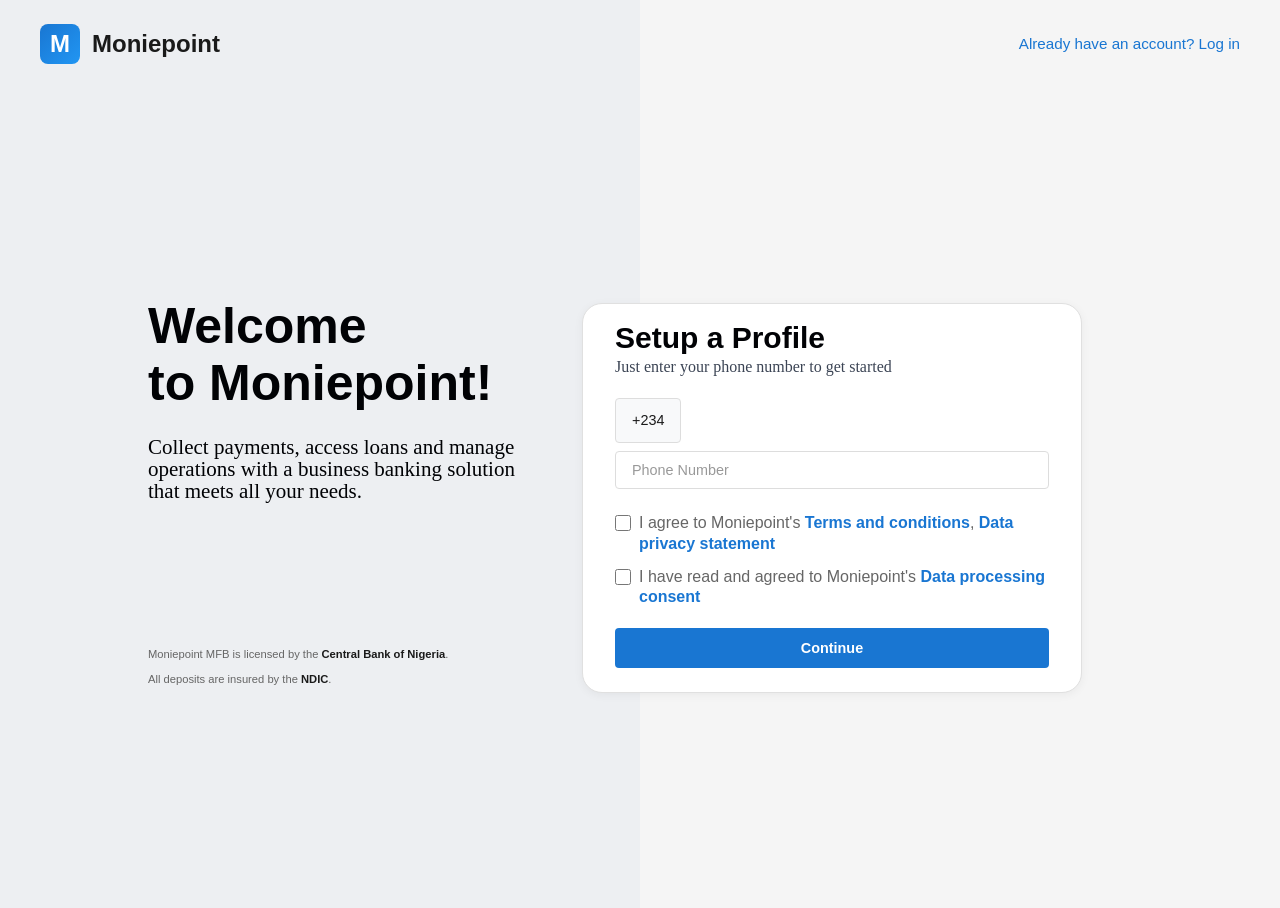
<file: class/sign in.html>
<!DOCTYPE html>
<html lang="en">
<head>
    <meta charset="UTF-8">
    <meta name="viewport" content="width=device-width, initial-scale=1.0">
    <title>Moniepoint Registration</title>
    <link rel="stylesheet" href="sign in.css">
</head>
<body>
    <!-- Header -->
    <header class="main-header">
        <div class="header-container">
            <div class="logo-section">
                <div class="logo">M</div>
                <span class="logo-text">Moniepoint</span>
            </div>
            <div class="login-section">
                <a href="login.html" class="login-link">Already have an account? Log in</a>
            </div>
        </div>
    </header>

    <!-- Main Content -->
    <main class="main-content">
        <div class="content-container">
            <!-- Left Content -->
            <div class="left-content">
                <div class="welcome-section">
                    <h1 class="welcome-title">Welcome <br> to Moniepoint!</h1>
                    <p class="welcome-text">
                        Collect payments, access loans and manage operations with a business banking solution that meets all your needs.
                    </p>
                </div>

                <div class="license-section">
                    <p class="license-text">Moniepoint MFB is licensed by the <strong>Central Bank of Nigeria</strong>.</p>
                    <p class="license-text">All deposits are insured by the <strong>NDIC</strong>.</p>
                </div>
            </div>

            <!-- Right Form -->
            <div class="right-form">
                <div class="form-container">
                    <h2 class="form-title">Setup a Profile</h2>
                    <p class="form-subtitle">Just enter your phone number to get started</p>

                    <div class="phone-input-section">
                        <div class="country-code-box">
                            +234
                        </div>
                        <input type="tel" placeholder="Phone Number" class="phone-input">
                    </div>

                    <div class="terms-section">
                        <div class="checkbox-item">
                            <input type="checkbox" id="terms" class="checkbox">
                            <label for="terms" class="checkbox-label">
                                I agree to Moniepoint's <strong>Terms and conditions</strong>, <strong>Data privacy statement</strong>
                            </label>
                        </div>
                        
                        <div class="checkbox-item">
                            <input type="checkbox" id="consent" class="checkbox">
                            <label for="consent" class="checkbox-label">
                                I have read and agreed to Moniepoint's <strong>Data processing consent</strong>
                            </label>
                        </div>
                    </div>

                    <button class="continue-btn">Continue</button>
                </div>
            </div>
        </div>
    </main>
</body>
</html>
</file>
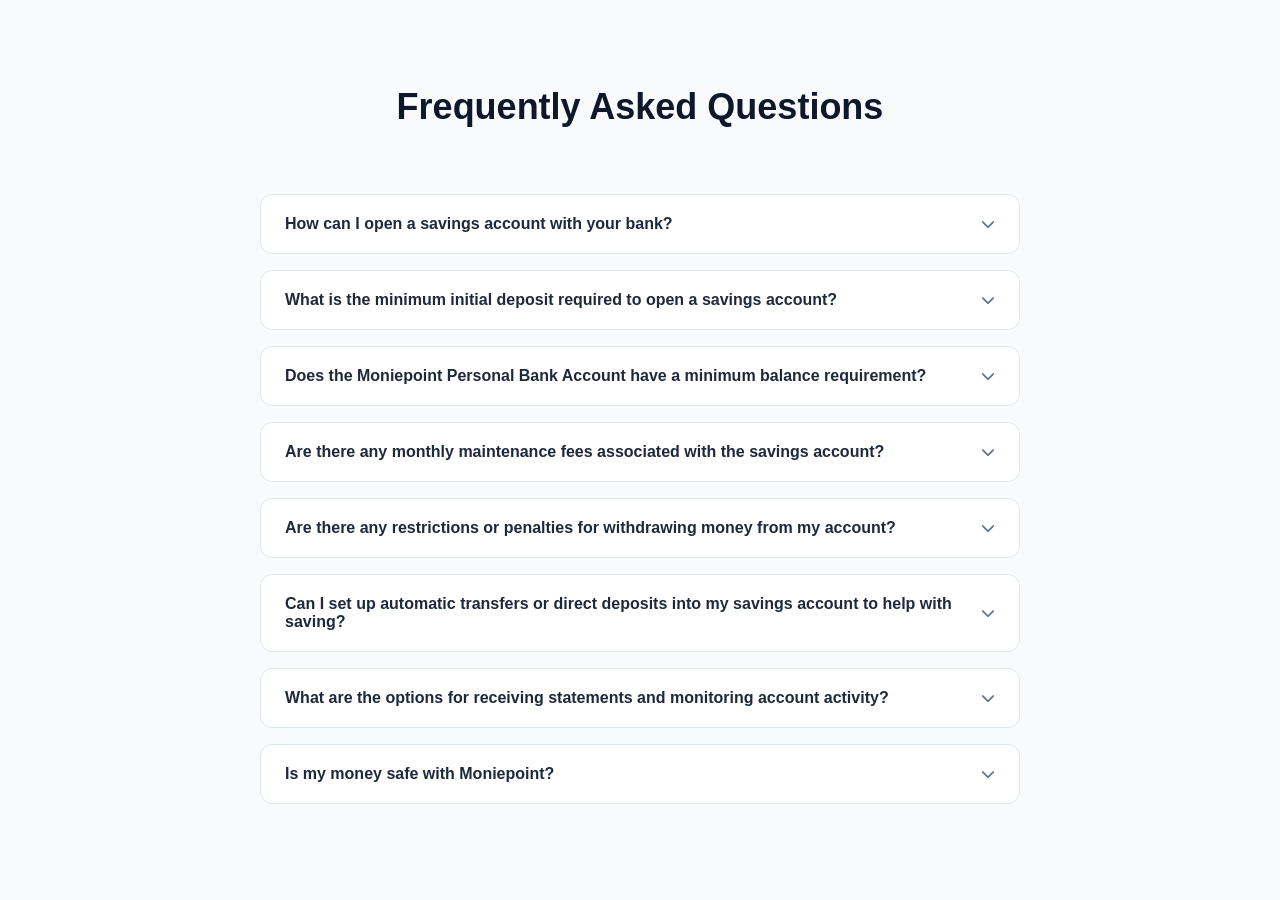
<file: class/test.html>
<!DOCTYPE html>
<html lang="en">
<head>
    <meta charset="UTF-8">
    <meta name="viewport" content="width=device-width, initial-scale=1.0">
    <title>FAQ Section</title>
    <link rel="stylesheet" href="https://cdnjs.cloudflare.com/ajax/libs/font-awesome/6.4.0/css/all.min.css">
    <style>
        /* Reset and Base Styles */
        * {
            margin: 0;
            padding: 0;
            box-sizing: border-box;
        }

        body {
            font-family: -apple-system, BlinkMacSystemFont, 'Segoe UI', 'Roboto', 'Oxygen', 'Ubuntu', sans-serif;
            background-color: #f8fafc;
            color: #1e293b;
            line-height: 1.5;
            padding: 20px;
        }

        /* Questions Section */
        .questions-section {
            max-width: 800px;
            margin: 0 auto;
            padding: 60px 20px;
        }

        .questions-container {
            display: flex;
            flex-direction: column;
            gap: 40px;
        }

        /* Section Heading */
        .section-heading {
            font-size: 36px;
            font-weight: 700;
            color: #0f172a;
            text-align: center;
            margin-bottom: 20px;
        }

        /* Questions List */
        .questions-list {
            display: flex;
            flex-direction: column;
            gap: 16px;
        }

        /* Question Item */
        .question-item {
            background: white;
            border-radius: 12px;
            border: 1px solid #e2e8f0;
            overflow: hidden;
            transition: all 0.3s ease;
        }

        .question-item.active {
            border-color: #3b82f6;
            box-shadow: 0 4px 12px rgba(59, 130, 246, 0.1);
        }

        /* Question Button */
        .question-button {
            width: 100%;
            display: flex;
            justify-content: space-between;
            align-items: center;
            padding: 20px 24px;
            background: none;
            border: none;
            cursor: pointer;
            text-align: left;
            font-size: 16px;
            font-weight: 600;
            color: #1e293b;
            transition: background-color 0.2s ease;
        }

        .question-button:hover {
            background-color: #f8fafc;
        }

        .question-text {
            flex: 1;
            padding-right: 20px;
        }

        .question-icon {
            color: #64748b;
            transition: transform 0.3s ease;
            font-size: 14px;
        }

        .question-item.active .question-icon {
            color: #3b82f6;
            transform: rotate(180deg);
        }

        /* Answer Content */
        .answer-content {
            max-height: 0;
            overflow: hidden;
            transition: max-height 0.3s ease;
            background-color: #f8fafc;
        }

        .question-item.active .answer-content {
            max-height: 300px; /* Adjust this value based on your content */
        }

        .answer-text {
            padding: 0 24px 20px 24px;
            color: #475569;
            font-size: 15px;
            line-height: 1.6;
            margin-top: 10px;
        }

        /* Responsive Design */
        @media (max-width: 768px) {
            .questions-section {
                padding: 40px 16px;
            }
            
            .section-heading {
                font-size: 30px;
            }
            
            .question-button {
                padding: 18px 20px;
                font-size: 15px;
            }
            
            .answer-text {
                padding: 0 20px 18px 20px;
                font-size: 14px;
            }
        }

        @media (max-width: 480px) {
            .questions-section {
                padding: 32px 12px;
            }
            
            .section-heading {
                font-size: 26px;
            }
            
            .question-button {
                padding: 16px 18px;
                font-size: 14px;
            }
            
            .question-text {
                padding-right: 16px;
            }
        }
    </style>
</head>
<body>
    <!-- FAQ Section -->
    <section class="questions-section">
        <div class="questions-container">
            <h2 class="section-heading">Frequently Asked Questions</h2>
            
            <div class="questions-list">
                <!-- Question 1 -->
                <div class="question-item">
                    <button class="question-button">
                        <span class="question-text">How can I open a savings account with your bank?</span>
                        <span class="question-icon"><i class="fas fa-chevron-down"></i></span>
                    </button>
                    <div class="answer-content">
                        <p class="answer-text">[PLACEHOLDER: Answer text will go here. You can replace this with your actual answer. This is just sample content for the dropdown.]</p>
                    </div>
                </div>

                <!-- Question 2 -->
                <div class="question-item">
                    <button class="question-button">
                        <span class="question-text">What is the minimum initial deposit required to open a savings account?</span>
                        <span class="question-icon"><i class="fas fa-chevron-down"></i></span>
                    </button>
                    <div class="answer-content">
                        <p class="answer-text">[PLACEHOLDER: This is sample answer content. Replace with your bank's policy about minimum deposit requirements.]</p>
                    </div>
                </div>

                <!-- Question 3 -->
                <div class="question-item">
                    <button class="question-button">
                        <span class="question-text">Does the Moniepoint Personal Bank Account have a minimum balance requirement?</span>
                        <span class="question-icon"><i class="fas fa-chevron-down"></i></span>
                    </button>
                    <div class="answer-content">
                        <p class="answer-text">[PLACEHOLDER: Sample answer about minimum balance. You'll update this with your specific account requirements.]</p>
                    </div>
                </div>

                <!-- Question 4 -->
                <div class="question-item">
                    <button class="question-button">
                        <span class="question-text">Are there any monthly maintenance fees associated with the savings account?</span>
                        <span class="question-icon"><i class="fas fa-chevron-down"></i></span>
                    </button>
                    <div class="answer-content">
                        <p class="answer-text">[PLACEHOLDER: This is placeholder text about fees. Update with your actual fee structure.]</p>
                    </div>
                </div>

                <!-- Question 5 -->
                <div class="question-item">
                    <button class="question-button">
                        <span class="question-text">Are there any restrictions or penalties for withdrawing money from my account?</span>
                        <span class="question-icon"><i class="fas fa-chevron-down"></i></span>
                    </button>
                    <div class="answer-content">
                        <p class="answer-text">[PLACEHOLDER: Sample answer about withdrawal restrictions and penalties.]</p>
                    </div>
                </div>

                <!-- Question 6 -->
                <div class="question-item">
                    <button class="question-button">
                        <span class="question-text">Can I set up automatic transfers or direct deposits into my savings account to help with saving?</span>
                        <span class="question-icon"><i class="fas fa-chevron-down"></i></span>
                    </button>
                    <div class="answer-content">
                        <p class="answer-text">[PLACEHOLDER: Information about automatic transfers and direct deposits will go here.]</p>
                    </div>
                </div>

                <!-- Question 7 -->
                <div class="question-item">
                    <button class="question-button">
                        <span class="question-text">What are the options for receiving statements and monitoring account activity?</span>
                        <span class="question-icon"><i class="fas fa-chevron-down"></i></span>
                    </button>
                    <div class="answer-content">
                        <p class="answer-text">[PLACEHOLDER: Sample text about statement options and account monitoring features.]</p>
                    </div>
                </div>

                <!-- Question 8 -->
                <div class="question-item">
                    <button class="question-button">
                        <span class="question-text">Is my money safe with Moniepoint?</span>
                        <span class="question-icon"><i class="fas fa-chevron-down"></i></span>
                    </button>
                    <div class="answer-content">
                        <p class="answer-text">[PLACEHOLDER: This is a safety and security answer. Update with your bank's security measures and insurance details.]</p>
                    </div>
                </div>
            </div>
        </div>
    </section>

    <script>
        // FAQ Dropdown Functionality
        document.addEventListener('DOMContentLoaded', function() {
            const questionButtons = document.querySelectorAll('.question-button');
            
            questionButtons.forEach(button => {
                button.addEventListener('click', function() {
                    // Toggle active class on the parent question-item
                    const questionItem = this.parentElement;
                    const isActive = questionItem.classList.contains('active');
                    
                    // Close all questions first
                    document.querySelectorAll('.question-item').forEach(item => {
                        item.classList.remove('active');
                    });
                    
                    // If the clicked question wasn't active, open it
                    if (!isActive) {
                        questionItem.classList.add('active');
                    }
                });
            });
        });
    </script>
</body>
</html>
</file>
<file: class/contact.css>
* {
    margin: 0;
    padding: 0;
    box-sizing: border-box;
}

body {
    font-family: -apple-system, BlinkMacSystemFont, 'Segoe UI', Roboto, sans-serif;
    background-color: white;
}

/* Header Styles */
.header {
    position: sticky;
    top: 0;
    left: 0;
    width: 100%;
    display: flex;
    align-items: center;
    justify-content: space-between;
    padding: 16px 40px;
    background-color: rgb(255, 255, 255);
    border-bottom: 1px solid #f0f0f0;
    z-index: 1000;
}

.left-section {
    display: flex;
    align-items: center;
    gap: 30px;
}

.logo {
    height: 30px;
}
.logo img {
    display: flex;
    vertical-align: middle;
    height: 30px;
    width: auto;
}
.nav-buttons {
    display: flex;
    gap: 20px;
}

.nav-button {
    font-family: "Inter var", sans-serif;
    font-size: 15.1778px;
    font-weight: 500;
    line-height: 19.7311px;
    color: rgb(59, 85, 139);
    text-decoration: none;
    cursor: pointer;
    transition: color 0.2s;
    white-space: nowrap;
    padding: 8px 12px;
    border-radius: 18px;
}

.nav-button:hover {
    color: #0066ff;
    background-color: #c2e8fc;
}

.right-section {
    display: flex;
    align-items: center;
    gap: 30px;
}

.nav-links {
    display: flex;
    gap: 25px;
}

.nav-link {
    font-family: Arial;
    font-size: 15.1778px;
    font-weight: 500;
    line-height: 19.7311px;
    color: rgb(62, 88, 142);
    text-decoration: none;
    cursor: pointer;
    transition: all 0.2s ease;
    padding: 8px 12px;
    border-radius: 18px;
    position: relative;
}

.nav-link:hover {
    color: #0066ff;
    background-color: #c2e8fc;
}

.dropdown-arrow {
    font-size: 10px;
    margin-left: 2px;
    opacity: 0.7;
}

.dropdown-menu {
    position: absolute;
    top: 100%;
    left: 0;
    width: 280px;
    background: white;
    border: 1px solid #e0e0e0;
    border-radius: 8px;
    box-shadow: 0 4px 12px rgba(0, 0, 0, 0.1);
    padding: 12px 0;
    opacity: 0;
    visibility: hidden;
    transform: translateY(-10px);
    transition: all 0.3s ease;
    z-index: 1000;
}

.nav-link:hover .dropdown-menu {
    opacity: 1;
    visibility: visible;
    transform: translateY(0);
}

.dropdown-item {
    padding: 12px 20px;
    cursor: pointer;
    transition: background-color 0.2s;
    border-bottom: 1px solid #f5f5f5;
    display: flex;
    align-items: center;
    gap: 12px;
}

.dropdown-item:last-child {
    border-bottom: none;
}

.dropdown-item:hover {
    background-color: #f8f9fa;
}

.item-icon {
    font-size: 16px;
    width: 20px;
    text-align: center;
}

.item-content {
    flex: 1;
}

.item-title {
    font-weight: 600;
    font-size: 14px;
    color: #333;
    margin-bottom: 2px;
}

.item-description {
    font-size: 12px;
    color: #666;
    line-height: 1.4;
}

.utils-section {
    display: flex;
    align-items: center;
    gap: 20px;
}

.country-changer {
    display: flex;
    align-items: center;
    gap: 6px;
    padding: 6px 12px;
    border: 1px solid #e0e0e0;
    border-radius: 6px;
    cursor: pointer;
    transition: all 0.2s;
    font-size: 14px;
}

.country-changer:hover {
    border-color: #0066ff;
}

.country-flag {
    font-size: 16px;
}

.country-flag img {
    width: 20px;
    height: 15px;
}

.country-arrow {
    font-size: 10px;
    opacity: 0.7;
}

.signin-btn {
    color: #333;
    text-decoration: none;
    font-size: 18px;
    font-weight: 500;
    cursor: pointer;
    transition: color 0.2s;
    padding: 7px 13px;
    background-color: #c2e8fc;
    border-radius: 18px;
}

.signin-btn:hover {
    color: #0066ff;
}
.about-hero {
    padding: 120px 40px;
    background-color: rgb(237, 249, 255);
    min-height: 90vh;
    align-items: center;
    justify-content: center;
    border-bottom-left-radius: 0 0 50% 50%;
    border-bottom-right-radius: 0 0 50% 50%;

}

.about-container {
    text-align: center;
}

.about-title {
    font-family: "Inter var", sans-serif;
    display: inline-block;
    background-color: #fff0c2;
    color: #012b8c;
    padding: 8px 16px;
    border-radius: 20px;
    font-size: 18px;
    font-weight: 600;
    margin-bottom: -50px;
}

.about-content {
    margin-top: 60px;
}

.about-subtitle {
    font-family: Aventa-ExtraBold, sans-serif;
    font-size: 57px;
    font-weight: bolder;
    line-height: 59.4969px;
    color: rgb(3, 11, 29);
    width: 700px;
    margin-left: 280px;
    margin-top: -20px;
}

.about-country {
    font-size: 60px;
    font-weight: bold;
    line-height: 1;

}
.across{
    font-size: 60px;
    color: black;
    line-height: 1.4;
}

.support-section {
    padding: 4rem 2rem;
    background-color: rgb(237, 241, 245);
}

.support-container {
    max-width: 1000px;
    margin: 0 auto;
    display: flex;
    align-items: center;
    gap: 2rem;
}

.support-card {
    margin-top: -150px;
    flex: 1;
    gap: 50px;
    background: white;
    padding: 4rem 2rem;
    border-radius: 30px;
    text-align: center;
    margin-left: -80px;
}


.support-icon {
    width: 80px;
    height: 80px;
    margin: 0 auto 1.5rem;
    background-color: #e3f2fd;
    border-radius: 50%;
    display: flex;
    align-items: flex-start;
    justify-content: left;
    margin-bottom: 50px;
    font-size: 2rem;
    margin-left: 10px;
    color: #1976d2;
}

.support-title {
    font-family: Aventa-ExtraBold, sans-serif;
    font-size: 30.3556px;
    font-weight: bold;
    line-height: 37.9444px;
    color: rgb(9, 34, 86);
    margin-bottom: 10px;
    text-align: left;
}

.support-description {
    font-family: "Inter var", sans-serif;
    font-size: 15.1778px;
    font-weight: 400;
    line-height: 23.6773px;
    color: rgb(3, 11, 29);
    margin-bottom: 2rem;
    width: 500px;
    text-align: left;
}

.support-cta {
    font-family: "Inter var", sans-serif;
    font-size: 17px;
    font-weight: 600;
    line-height: 23.6773px;
    color: rgb(3, 87, 238);
    gap: 0.5rem;
    text-decoration: none;
    margin-left: -380px;
    margin-top: -300px;
}

.support-ctb {
    font-family: "Inter var", sans-serif;
    font-size: 17px;
    font-weight: 600;
    line-height: 23.6773px;
    color: rgb(3, 87, 238);
    gap: 0.5rem;
    text-decoration: none;
    margin-left: -345px;
    margin-top: -300px;
}


.support-separator {
    width: 10px;
    height: 10px;
    background: linear-gradient(to bottom, transparent, #ddd, transparent);
    margin: 1rem 2rem;
}

.quick-support-section {
    padding: 4rem 2rem;
    background-color: rgb(237, 241, 245);
}

.quick-support-container {
    max-width: 1200px;
    margin: 0 auto;
}

.support-header {
    text-align: left;
    margin-bottom: 3rem;
}

.support-main-title {
    font-family: Aventa-ExtraBold, sans-serif;
    font-size: 40px;
    font-weight: bold;
    line-height: 42.4978px;
    color: rgb(9, 34, 86);
    width: 480px;
    margin-left: -50px;
}

.support-grid {
    display: grid;
    grid-template-columns: repeat(3, 1fr);
    gap: 1rem;
    margin-left: -50px;
}

.support-issue-card {
    background: rgb(255, 255, 255);
    padding: 2.5rem 2rem;
    border-radius: 20px;
    transition: all 0.3s ease;
}


.issue-title {
    font-family: Aventa-Bold, sans-serif;
    font-size: 23px;
    font-weight: 550;
    line-height: 28px;
    color: rgb(9, 34, 86);
    margin-bottom: 1rem;
    width: 360px;
}

.issue-description {
    font-family: "Inter var", sans-serif;
    font-size: 15.1778px;
    font-weight: 400;
    line-height: 23.6773px;
    color: rgb(65, 71, 79);
    margin-bottom: 1.5rem;
}

.issue-tags {
    font-family: "Inter var", sans-serif;
    font-size: 12px;
    font-weight: 500;
    line-height: 18.72px;
    color: rgb(3, 87, 238);
    display: flex;
    flex-wrap: wrap;
    gap: 0.5rem;
    margin-bottom: 2rem;
}

.tag {
    background: #e3f2fd;
    color: #1976d2;
    padding: 0.4rem 0.8rem;
    border-radius: 20px;
    font-size: 0.8rem;
    font-weight: 500;
}

.learn-more-link {
    font-family: "Inter var", sans-serif;
    font-size: 15.1778px;
    font-weight: 500;
    line-height: 23.6773px;
    color: rgb(3, 87, 238);
    display: inline-flex;
    align-items: center;
    gap: 0.5rem;
    color: #1976d2;
    text-decoration: none;
}

.assistance-section {
    padding: 4rem 2rem;
    background-color: rgb(237, 241, 245);
}

.assistance-container {
    max-width: 1200px;
    margin: 0 auto;
    display: flex;
    gap: 40px;
}

.assistance-card {
    background: rgb(255, 255, 255);
    border-radius: 30px;
    overflow: hidden;
    flex: 1; /* ADD THIS */
    display: flex; /* ADD THIS */
    flex-direction: column; /* ADD THIS */
}

.card-image {
    width: 100%; /* CHANGE FROM 90% TO 100% */
    height: 250px; /* INCREASE HEIGHT */
    display: flex;
    align-items: center;
    justify-content: center;
    border-radius: 30px 30px 0 0; /* ROUND ONLY TOP CORNERS */
    overflow: hidden; /* ADD THIS */
}

.card-image img {
    width: 100%; /* MAKE IMAGE FULL WIDTH */
    height: 100%; /* MAKE IMAGE FULL HEIGHT */
    object-fit: cover; /* COVER THE ENTIRE AREA */
    display: block; /* REMOVE GAP BELOW IMAGE */
}

.card-content {
    padding: 2rem;
    text-align: center;
    flex-grow: 1; /* ADD THIS */
    display: flex; /* ADD THIS */
    flex-direction: column; /* ADD THIS */
    justify-content: space-between; /* ADD THIS */
}

.card-title {
    font-family: Aventa-Bold, sans-serif;
    font-size: 22.7667px;
    font-weight: 550;
    line-height: 31.8733px;
    color: rgb(9, 34, 86);
    margin-top: 0; /* REMOVE LARGE MARGIN */
    text-align: left;
    margin-bottom: 1.5rem; /* ADD SPACE BELOW */
}

.assistance-button {
    display: inline-flex;
    align-items: center;
    gap: 0.5rem;
    background: rgb(194, 232, 252);
    font-family: "Inter var", sans-serif;
    font-size: 15.1778px;
    font-weight: 500;
    line-height: 23.6773px;
    color: rgb(9, 34, 86);
    text-decoration: none;
    padding: 0.5rem 1.2rem;
    border-radius: 20px;
    margin-left: 0; /* REMOVE NEGATIVE MARGIN */
    align-self: flex-start; /* ALIGN BUTTON TO LEFT */
}


.dreams-section {
            background-color: rgb(2, 83, 232);
            color: white;
            padding: 6rem 2rem;
            text-align: center;
            height: 350px;
        }

        .dreams-container {
            max-width: 800px;
            margin: 0 auto;
            text-align: center;
            justify-content: center;
        }


        .dreams-subheading {
            font-family: "Inter var", sans-serif;
            font-size: 16px;
            font-weight: 400;
            line-height: 24.96px;
            color: rgb(255, 255, 255);
            margin-bottom: 30px;
            opacity: 0.9;
            margin-right: 30px;
            margin-top: 8px;
        }
        .grape{
            font-family: Aventa-Bold, sans-serif;
            font-size: 20px;
            font-weight: lighter;
            line-height: 40.3729px;
            color: rgb(255, 255, 255);
            width: 970px;
            text-align: center;
            margin-left: -80px;
        }

        .cta-button {
            display: inline-flex;
            align-items: center;
            gap: 0.5rem;
            background: white;
            color: #0056b3;
            padding: 1rem 2.5rem;
            border-radius: 20px;
            text-decoration: none;
            font-weight: 600;
            font-size: 1.1rem;
            margin-right: 30px;
        }

        .cta-button:hover {
            transform: translateY(-2px);
            box-shadow: 0 6px 20px rgba(0, 0, 0, 0.3);
            background: #f8f9fa;
        }
.main-content {
    flex: 1;
    padding: 2rem;
}

.footer {
    background-color: rgb(3, 10, 28);
    color: #ffffff;
    padding: 3rem 2rem 2rem;
}

.footer-container {
    max-width: 1200px;
    margin: 0 auto;
}

.footer-brand {
    margin-top: -50px;
}

.footer-top {
    display: grid;
    grid-template-columns: 2fr 1fr;
    gap: 4rem;
    margin-bottom: 3rem;
    padding-bottom: 2rem;
    border-bottom: 1px solid #333;
}
.footer-image {
   margin-left: -10px;
}


.footer-tagline {
    color: #888;
    font-size: 0.9rem;
    margin-top: -20px;
}

.footer-description {
    font-family: "Inter var", sans-serif;
    font-size: 13.2806px;
    font-weight: 500;
    line-height: 20.8505px;
    color: rgba(255, 255, 255, 0.7);
    margin-bottom: 2rem;
    margin-top: -70px;
    max-width: 350px;
}

.app-download {
    display: flex;
    gap: 1rem;
    flex-wrap: wrap;
}

.app-button {
    display: flex;
    align-items: center;
    gap: 0.5rem;
    padding: 0.3rem 1rem;
    background: #333;
    color: white;
    text-decoration: none;
    border-radius: 8px;
    transition: background-color 0.3s ease;
    font-size: 0.85rem;
}

.app-button:hover {
    background: #444;
}

.app-icon {
    font-size: 1.2rem;
}

.footer-links {
    display: grid;
    grid-template-columns: repeat(4, 1fr);
    gap: 2rem;
    margin-top: 70px ;
}

.link-column h3 {
    font-family: "Inter var", sans-serif;
    font-size: 15.1778px;
    font-weight: 500;
    line-height: 28.0789px;
    color: rgb(255, 255, 255);
    margin-bottom: 10px;
}

.link-column ul {
    list-style: none;
}

.link-column li {
    margin-bottom: 0.75rem;
    width: 150px;
}

.link-column a {
    font-family: "Inter var", sans-serif;
    font-size: 15.1778px;
    font-weight: 500;
    line-height: 21.2489px;
    color: rgba(255, 255, 255, 0.7);
    text-decoration: none;
    transition: color 0.3s ease;
}

.link-column a:hover {
    color: #ffffff;
}

.footer-bottom {
    display: flex;
    justify-content: space-between;
    align-items: center;
    padding-top: 2rem;
    border-top: none;
    color: #888;
    font-size: 0.85rem;
}

.footer-legal {
    display: flex;
    gap: 2rem;
}

.footer-legal a {
    color: #888;
    text-decoration: none;
    transition: color 0.3s ease;
}

.footer-legal a:hover {
    color: #ffffff;
}

.footer-contact {
    padding-top: 2rem;
    border-top: none !important;
    margin-top: 2rem;
}

.contact-info {
    display: grid;
    grid-template-columns: 1fr 1fr 1fr;
    gap: 2rem;
    margin-bottom: 2rem;
}

.address p,
.contact-details p {
    color: #ccc;
    font-size: 0.9rem;
    line-height: 1.5;
    margin-bottom: 0.5rem;
}

.email,
.phone {
    color: #fff !important;
    font-weight: 500;
}

.social-connect h4 {
    color: #fff;
    font-size: 1rem;
    margin-bottom: 1rem;
    font-weight: 600;
}

.social-links {
    display: flex;
    gap: 10px;
}

.social-link {
    display: inline-block;
    padding: 0.5rem;
    background: #333;
    color: #fff;
    text-decoration: none;
    border-radius: 4px;
    font-size: 0.8rem;
    transition: background-color 0.3s ease;
    min-width: 40px;
    text-align: center;
}

.social-link:hover {
    background: #444;
}

.footer-copyright {
    text-align: center;
    margin-bottom: 2rem;
    padding-bottom: 2rem;
    border-bottom: none;
}

.copyright {
    color: #ccc;
    font-size: 0.9rem;
}

.footer-disclaimer {
    color: #888;
    font-size: 0.75rem;
    line-height: 1.6;
    text-align: justify;
}

.footer-disclaimer p {
    margin-bottom: 0;
}
.footer-contact {
    padding-top: 2rem;
    /* border-top: 1px solid #333; */
    margin-top: 2rem;
}

.contact-info {
    display: grid;
    grid-template-columns: 1fr auto 1fr;
    align-items: start;
    gap: 2rem;
    margin-bottom: 2rem;
}

.contact-left {
    text-align: left;
}

.address p,
.contact-details p {
    color: #ccc;
    font-size: 0.9rem;
    line-height: 1.5;
    margin-bottom: 0.5rem;
}

.email,
.phone {
    color: #fff !important;
    font-weight: 500; 
}

.social-connect {
    text-align: center;
}

.social-connect h4 {
    color: #fff;
    font-size: 1rem;
    margin-bottom: 1rem;
    font-weight: 600;
}

.social-links {
    display: flex;
    gap: 1rem;
    justify-content: center;
}

.social-link {
    display: inline-block;
    padding: 0.5rem;
    background-color: rgb(3, 10, 28);
    text-decoration: none;
    font-size: 0.8rem;
    min-width: 40px;
    text-align: center;
}

.contact-right {
    /* Empty column for layout balance */
}

.footer-bottom {
    padding-top: 2rem;
    border-top: 1px solid #333;
    margin-top: 2rem;
    display: flex;
    flex-direction: column;
    gap: 1.5rem;
}

.footer-bottom-top {
    display: flex;
    justify-content: space-between;
    align-items: center;
    width: 100%;
}

.footer-disclaimer {
    color: #888;
    font-size: 0.75rem;
    line-height: 1.6;
    width: 100%;
    margin-top: 0; /* Remove any top margin */
}

.footer-disclaimer p {
    margin: 0;
}

.copyright {
    color: #888;
    font-size: 0.85rem;
    flex-shrink: 0;
}

.footer-legal {
    display: flex;
    gap: 2rem;
    flex-shrink: 0;
}

.footer-legal a {
    color: #888;
    text-decoration: none;
    font-size: 0.85rem;
    transition: color 0.3s ease;
    white-space: nowrap;
}

.footer-legal a:hover {
    color: #ffffff;
}

.footer-disclaimer {
    color: #888;
    font-size: 0.75rem;
    line-height: 1.6;
    width: 100%;
}

.footer-disclaimer p {
    margin: 0;
}

/* ============================================
   RESPONSIVE STYLES - CONTACT PAGE
   ============================================ */

/* Tablet Screens (768px - 1024px) */
@media (max-width: 1024px) {
    /* Header */
    .header {
        padding: 16px 20px;
    }
    
    .left-section {
        gap: 20px;
    }
    
    .nav-buttons {
        gap: 15px;
    }
    
    .right-section {
        gap: 20px;
    }
    
    .nav-links {
        gap: 15px;
    }
    
    /* About Hero Section */
    .about-hero {
        padding: 80px 20px;
        min-height: 70vh;
    }
    
    .about-subtitle {
        font-size: 42px;
        line-height: 1.2;
        width: 100%;
        margin-left: 0;
        margin-top: 20px;
        text-align: center;
    }
    
    /* Support Section */
    .support-section {
        padding: 3rem 20px;
    }
    
    .support-container {
        flex-direction: column;
        gap: 2rem;
    }
    
    .support-card {
        margin-top: 0;
        margin-left: 0;
        margin-right: 0;
        width: 100%;
        max-width: 500px;
    }
    
    .support-icon {
        margin-left: 0;
        justify-content: center;
    }
    
    .support-title {
        text-align: center;
    }
    
    .support-description {
        width: 100%;
        text-align: center;
    }
    
    .support-cta,
    .support-ctb {
        margin-left: 0;
        margin-top: 0;
        justify-content: center;
        display: flex;
    }
    
    /* .support-separator {
        width: 60%;
        height: 2px;
        margin: 1rem auto;
        background: linear-gradient(to right, transparent, #ddd, transparent);
    } */
    
    /* Quick Support Section */
    .quick-support-section {
        padding: 3rem 20px;
    }
    
    .support-main-title {
        font-size: 32px;
        width: 100%;
        margin-left: 0;
        text-align: center;
    }
    
    .support-grid {
        grid-template-columns: 1fr;
        gap: 2rem;
        margin-left: 0;
    }
    
    .support-issue-card {
        max-width: 500px;
        margin: 0 auto;
    }
    
    .issue-title {
        width: 100%;
    }
    
    /* Assistance Section */
    .assistance-section {
        padding: 3rem 20px;
    }
    
    .assistance-container {
        flex-direction: column;
        gap: 2rem;
    }
    
    .assistance-card {
        max-width: 500px;
        margin: 0 auto;
    }
    
    .card-title {
        margin-top: 20px;
        margin-left: 0;
        text-align: center;
    }
    
    .assistance-button {
        margin-left: 0;
        display: flex;
        justify-content: center;
    }
    
    /* Dreams Section */
    .dreams-section {
        padding: 4rem 20px;
        height: auto;
    }
    
    .grape {
        width: 100%;
        margin-left: 0;
        text-align: center;
    }
    
    .dreams-subheading {
        margin-right: 0;
        margin-top: 20px;
    }
    
    .cta-button {
        margin-right: 0;
    }
    
    /* Footer */
    .footer {
        padding: 2rem 20px;
    }
    
    .footer-top {
        grid-template-columns: 1fr;
        gap: 2rem;
    }
    
    .footer-links {
        flex-direction: row;
        grid-template-columns: repeat(2, 1fr);
        gap: 2rem;
        margin-top: 2rem;
    }
    
    .contact-info {
        grid-template-columns: 1fr;
        text-align: center;
        gap: 2rem;
    }
    
    .contact-left {
        text-align: center;
    }
}

/* Mobile Screens (576px - 768px) */
@media (max-width: 768px) {
    /* Header - Only logo and hamburger menu */
    .header {
        flex-direction: row;
        justify-content: space-between;
        padding: 15px 20px;
    }
    
    /* Hide everything except logo in left section */
    .nav-buttons {
        display: none !important;
    }
    
    /* Hide everything in right section except hamburger */
    .right-section {
        display: flex;
        align-items: center;
    }
    
    .nav-links,
    .utils-section {
        display: none !important;
    }
    
    /* Add hamburger menu */
    .right-section::before {
        content: "☰";
        font-size: 28px;
        cursor: pointer;
        color: #333;
    }
    
    /* About Hero Section */
    .about-hero {
        padding: 60px 20px;
        min-height: 50vh;
    }
    
    .about-title {
        font-size: 16px;
        margin-bottom: -30px;
    }
    
    .about-subtitle {
        font-size: 32px;
        line-height: 1.3;
    }
    
    /* Support Cards */
    .support-card {
        padding: 3rem 1.5rem;
    }
    
    .support-title {
        font-size: 26px;
    }
    
    .support-description {
        font-size: 14px;
        line-height: 1.5;
    }
    
    /* Quick Support Section */
    .support-main-title {
        font-size: 28px;
        line-height: 1.3;
    }
    
    .support-issue-card {
        padding: 2rem 1.5rem;
    }
    
    .issue-title {
        font-size: 20px;
    }
    
    .issue-description {
        font-size: 14px;
    }
    
    /* Assistance Section */
    .card-title {
        font-size: 20px;
        line-height: 1.4;
    }
    
    /* Dreams Section */
    .dreams-section {
        padding: 3rem 20px;
    }
    
    .grape {
        font-size: 18px;
        line-height: 1.4;
    }
    
    .dreams-subheading {
        font-size: 15px;
    }
    
    .cta-button {
        padding: 0.8rem 2rem;
        font-size: 1rem;
    }
    
    /* Footer */
    .footer-links {
        grid-template-columns: 1fr;
    }
    
    .footer-bottom-top {
        flex-direction: column;
        gap: 15px;
        text-align: center;
    }
    
    .footer-legal {
        justify-content: center;
    }
}

/* Small Mobile Screens (up to 576px) */
@media (max-width: 576px) {
    /* Header */
    .header {
        padding: 12px 15px;
    }
    
    .logo img {
        height: 25px;
    }
    
    .right-section::before {
        font-size: 24px;
    }
    
    /* About Hero Section */
    .about-hero {
        padding: 50px 15px;
    }
    
    .about-subtitle {
        font-size: 26px;
    }
    
    /* Support Section */
    .support-section {
        padding: 2rem 15px;
    }
    
    .support-card {
        padding: 2rem 1rem;
        border-radius: 20px;
    }
    
    .support-icon {
        width: 60px;
        height: 60px;
        margin-bottom: 1.5rem;
    }
    
    .support-title {
        font-size: 22px;
    }
    
    .support-description {
        font-size: 14px;
        line-height: 1.5;
    }
    
    /* Quick Support Section */
    .quick-support-section {
        padding: 2rem 15px;
    }
    
    .support-main-title {
        font-size: 24px;
    }
    
    .support-grid {
        gap: 1.5rem;
    }
    
    .support-issue-card {
        padding: 1.5rem 1rem;
    }
    
    .issue-title {
        font-size: 18px;
    }
    
    .issue-tags {
        gap: 0.3rem;
    }
    
    .tag {
        font-size: 0.7rem;
        padding: 0.3rem 0.6rem;
    }
    
    /* Assistance Section */
    .assistance-section {
        padding: 2rem 15px;
    }
    
    .assistance-container {
        gap: 1.5rem;
    }
    
    .card-image {
        height: 180px;
    }
    
    .card-content {
        padding: 1.5rem 1rem;
    }
    
    .card-title {
        font-size: 18px;
        margin-top: 10px;
    }
    
    .assistance-button {
        padding: 0.5rem 1rem;
        font-size: 14px;
    }
    
    /* Dreams Section */
    .dreams-section {
        padding: 2rem 15px;
    }
    
    .grape {
        font-size: 16px;
        line-height: 1.4;
    }
    
    .dreams-subheading {
        font-size: 14px;
        margin-top: 15px;
    }
    
    .cta-button {
        padding: 0.7rem 1.5rem;
        font-size: 0.9rem;
    }
    
    /* Footer */
    .footer {
        padding: 1.5rem 15px;
    }
    
    .footer-description {
        font-size: 12px;
    }
    
    .app-button {
        padding: 0.5rem 0.8rem;
        font-size: 0.7rem;
        width: 100%;
        margin-bottom: 10px;
    }
    
    .social-links {
        flex-wrap: wrap;
        justify-content: center;
    }
    
    .social-link {
        padding: 0.5rem;
        margin: 5px;
    }
    
    .footer-disclaimer p {
        font-size: 0.7rem;
    }
}

/* Extra Small Screens (up to 400px) */
@media (max-width: 400px) {
    .about-subtitle {
        font-size: 22px;
    }
    
    .support-title {
        font-size: 20px;
    }
    
    .support-main-title {
        font-size: 22px;
    }
    
    .issue-title {
        font-size: 16px;
    }
    
    .grape {
        font-size: 14px;
    }
    
    .dreams-subheading {
        font-size: 13px;
    }
    
    .cta-button {
        padding: 0.6rem 1.2rem;
        font-size: 0.8rem;
    }
    
    .footer-links {
        gap: 1rem;
    }
    
    .link-column h3 {
        font-size: 14px;
    }
    
    .link-column a {
        font-size: 13px;
    }
}

/* Landscape Mode for Tablets */
@media (max-width: 1024px) and (orientation: landscape) {
    .about-hero {
        min-height: 60vh;
    }
    
    .support-container {
        flex-direction: row;
    }
    
    .assistance-container {
        flex-direction: row;
    }
}

/* Ensure images are responsive */
img {
    max-width: 100%;
    height: auto;
}

/* Fix for overflow issues on mobile */
@media (max-width: 768px) {
    body {
        overflow-x: hidden;
        width: 100%;
    }
    
    .support-section,
    .quick-support-section,
    .assistance-section,
    .dreams-section {
        width: 100%;
        box-sizing: border-box;
    }
}

/* Prevent horizontal scroll */
html, body {
    max-width: 100%;
    overflow-x: hidden;
}

/* Fix for long words breaking layout */
.support-title,
.issue-title,
.card-title {
    word-wrap: break-word;
    overflow-wrap: break-word;
}
</file>
<file: class/about.css>
* {
    margin: 0;
    padding: 0;
    box-sizing: border-box;
}

body {
    font-family: -apple-system, BlinkMacSystemFont, 'Segoe UI', Roboto, sans-serif;
    background-color: white;
}

/* Header Styles */
.header {
    position: sticky;
    top: 0;
    left: 0;
    width: 100%;
    display: flex;
    align-items: center;
    justify-content: space-between;
    padding: 16px 40px;
    background-color: rgb(255, 255, 255);
    border-bottom: 1px solid #f0f0f0;
    z-index: 1000;
}

.left-section {
    display: flex;
    align-items: center;
    gap: 30px;
}

.logo {
    height: 30px;
}
.logo img {
    display: flex;
    vertical-align: middle;
    height: 30px;
    width: auto;
}
.nav-buttons {
    display: flex;
    gap: 20px;
}

.nav-button {
    font-family: "Inter var", sans-serif;
    font-size: 15.1778px;
    font-weight: 500;
    line-height: 19.7311px;
    color: rgb(59, 85, 139);
    text-decoration: none;
    cursor: pointer;
    transition: color 0.2s;
    white-space: nowrap;
    padding: 8px 12px;
    border-radius: 18px;
}

.nav-button:hover {
    color: #0066ff;
    background-color: #c2e8fc;
}

.right-section {
    display: flex;
    align-items: center;
    gap: 30px;
}

.nav-links {
    display: flex;
    gap: 25px;
}

.nav-link {
    font-family: Arial;
    font-size: 15.1778px;
    font-weight: 500;
    line-height: 19.7311px;
    color: rgb(62, 88, 142);
    text-decoration: none;
    cursor: pointer;
    transition: all 0.2s ease;
    padding: 8px 12px;
    border-radius: 18px;
    position: relative;
}

.nav-link:hover {
    color: #0066ff;
    background-color: #c2e8fc;
}

.dropdown-arrow {
    font-size: 10px;
    margin-left: 2px;
    opacity: 0.7;
}

.dropdown-menu {
    position: absolute;
    top: 100%;
    left: 0;
    width: 280px;
    background: white;
    border: 1px solid #e0e0e0;
    border-radius: 8px;
    box-shadow: 0 4px 12px rgba(0, 0, 0, 0.1);
    padding: 12px 0;
    opacity: 0;
    visibility: hidden;
    transform: translateY(-10px);
    transition: all 0.3s ease;
    z-index: 1000;
}

.nav-link:hover .dropdown-menu {
    opacity: 1;
    visibility: visible;
    transform: translateY(0);
}

.dropdown-item {
    padding: 12px 20px;
    cursor: pointer;
    transition: background-color 0.2s;
    border-bottom: 1px solid #f5f5f5;
    display: flex;
    align-items: center;
    gap: 12px;
}

.dropdown-item:last-child {
    border-bottom: none;
}

.dropdown-item:hover {
    background-color: #f8f9fa;
}

.item-icon {
    font-size: 16px;
    width: 20px;
    text-align: center;
}

.item-content {
    flex: 1;
}

.item-title {
    font-weight: 600;
    font-size: 14px;
    color: #333;
    margin-bottom: 2px;
}

.item-description {
    font-size: 12px;
    color: #666;
    line-height: 1.4;
}

.utils-section {
    display: flex;
    align-items: center;
    gap: 20px;
}

.country-changer {
    display: flex;
    align-items: center;
    gap: 6px;
    padding: 6px 12px;
    border: 1px solid #e0e0e0;
    border-radius: 6px;
    cursor: pointer;
    transition: all 0.2s;
    font-size: 14px;
}

.country-changer:hover {
    border-color: #0066ff;
}

.country-flag {
    font-size: 16px;
}

.country-flag img {
    width: 20px;
    height: 15px;
}

.country-arrow {
    font-size: 10px;
    opacity: 0.7;
}

.signin-btn {
    color: #333;
    text-decoration: none;
    font-size: 18px;
    font-weight: 500;
    cursor: pointer;
    transition: color 0.2s;
    padding: 7px 13px;
    background-color: #c2e8fc;
    border-radius: 18px;
}

.signin-btn:hover {
    color: #0066ff;
}
.about-hero {
    padding: 120px 40px;
    background-color: rgb(237, 249, 255);
    min-height: 90vh;
    align-items: center;
    justify-content: center;
    border-bottom-left-radius: 0 0 50% 50%;
    border-bottom-right-radius: 0 0 50% 50%;

}

.about-container {
    text-align: center;
}

.about-title {
    font-family: "Inter var", sans-serif;
    display: inline-block;
    background-color: #fff0c2;
    color: #012b8c;
    padding: 8px 16px;
    border-radius: 20px;
    font-size: 18px;
    font-weight: 600;
    margin-bottom: -50px;
}

.about-content {
    margin-top: 60px;
}

.about-subtitle {
    font-size: 60px;
    color: blue;
    margin-bottom: 20px;
    line-height: 1.4;
    font-weight: bolder;
}

.about-country {
    font-size: 60px;
    font-weight: bold;
    line-height: 1;

}
.across{
    font-size: 60px;
    color: black;
    line-height: 1.4;
}


.who-we-are {
    margin-top: -50px;
    padding: 100px 40px;
    background-color: #fafdff;
}

.who-we-are-container {
    max-width: 1200px;
    margin: 0 auto;
}

.who-we-are-grid {
    display: grid;
    grid-template-columns: 1fr 1fr;
    gap: 60px;
    align-items: start;
}

.who-we-are-left {
    margin-top: 80px;
    display: flex;
    flex-direction: column;
    gap: 30px;
}

.who-we-are-right {
    display: flex;
    flex-direction: column;
    gap: 30px;
    padding-top: 80px; /* Add padding to align with title */
}

.who-we-are-title {
    font-family: Aventa-ExtraBold, sans-serif;
    font-size: 37.9444px;
    font-weight: bold;
    line-height: 42.4978px;
    color: rgb(9, 34, 86);
    text-align: left;
    margin: 0;
}

.who-we-are-text {
    font-family: "Inter var", sans-serif;
    font-size: 17.075px;
    font-weight: 500;
    line-height: 26.637px;
    color: rgb(9, 34, 86);
    text-align: left;
    margin: 0;
    margin-top: 20px;
}

.moniepoint-content {
    border: 1px solid #e0e0e0;
    border-radius: 20px;
    padding: 50px 30px;
    margin-top: 80px;
    max-width: 1200px;
    width: 90%;
    background: rgb(7, 50, 130);
    margin-left: 55px;
}

.moniepoint-content p {
    font-family: Aventa-SemiBold, sans-serif;;
    font-size: 30.3556px;
    font-weight: 500;
    line-height: 42.4978px;
    color: rgb(255, 255, 255);
    margin: 0;
    text-align: center;
    width: 900px;
    justify-content: center;
    margin-left: 80px;
}

/* Awesome People Section */
.awesome-people {
    /* padding: 100px 40px; */
    background-color: rgb(3, 19, 54);
    overflow: hidden;
}

.awesome-people-container {
    max-width: 1200px;
    /* margin: 0 auto; */
}

.awesome-people-content {
    display: grid;
    grid-template-columns: 1fr 1fr;
    gap: 30px;
    align-items: center;
}

.awesome-people-left {
    display: flex;
    flex-direction: column;
    gap: 10px;
    margin-left: 30px;
}

.awesome-people-title {
    font-family: Aventa-ExtraBold, sans-serif;
    font-size: 34.15px;
    font-weight: bold;
    line-height: 43.029px;
    color: rgb(255, 255, 255);
    margin: 0;
    width: 500px;
}

.highlight-text {
    color: #fff0c2;
}

.awesome-people-description {
    font-family: "Inter var", sans-serif;
    font-size: 15.1778px;
    font-weight: 500;
    line-height: 23.6773px;
    color: rgb(255, 255, 255);
}

.awesome-people-right {
    display: flex;
    justify-content: center;
    align-items: center;
}

.awesome-people-image {
    width: 100%;
    /* max-width: 500px; */
    margin-right: -60px;
}

.team-img {
    width: 800px;
    height: auto;
    object-fit: cover;
    margin-right: -60px;
}

.news-section {
            max-width: 1200px;
            margin-top: 80px;
            margin-left: 50px;
        }

        .section-header {
            text-align: left;
            margin-bottom: 2rem;
        }

        .section-header h2 {
            font-family: Aventa-ExtraBold, sans-serif;
            font-size: 37.9444px;
            font-weight: bold;
            line-height: 42.4978px;
            color: rgb(9, 34, 86);
            position: relative;
            display: inline-block;
            padding-bottom: 10px;
        }

        .news-grid {
            display: flex;
            gap: 20px;
        }

        .news-card {
            background: white;
            border-radius: 8px;
        }

        .image-container {
            overflow: hidden;
            border-radius: 20px;
        }

        .news-image {
            width: 400px;
            height: auto;
        }
        .news-image-second {
            width: 400px;
            height: 320px;
        }
        .news-image-third {
            width: 400px;
            height: 320px;
        }
        .news-content {
            padding: 1.5rem;
        }

        .news-content h3 {
            font-family: Aventa-Bold, sans-serif;
            font-size: 18.9722px;
            font-weight: 400;
            line-height: 25.2331px;
            color: rgb(3, 33, 63);
            margin-top: -10px;
            margin-left: -20px;

        }

        .dreams-section {
            background-color: rgb(2, 83, 232);
            color: white;
            padding: 6rem 2rem;
            text-align: center;
            height: 350px;
        }

        .dreams-container {
            max-width: 800px;
            margin: 0 auto;
            text-align: center;
            justify-content: center;
        }


        .dreams-subheading {
            font-family: "Inter var", sans-serif;
            font-size: 16px;
            font-weight: 400;
            line-height: 24.96px;
            color: rgb(255, 255, 255);
            margin-bottom: 30px;
            opacity: 0.9;
            margin-right: 30px;
            margin-top: 8px;
        }
        .grape{
            font-family: Aventa-Bold, sans-serif;
            font-size: 20px;
            font-weight: lighter;
            line-height: 40.3729px;
            color: rgb(255, 255, 255);
            width: 970px;
            text-align: center;
            margin-left: -80px;
        }

        .cta-button {
            display: inline-flex;
            align-items: center;
            gap: 0.5rem;
            background: white;
            color: #0056b3;
            padding: 1rem 2.5rem;
            border-radius: 20px;
            text-decoration: none;
            font-weight: 600;
            font-size: 1.1rem;
            margin-right: 30px;
        }

        .cta-button:hover {
            transform: translateY(-2px);
            box-shadow: 0 6px 20px rgba(0, 0, 0, 0.3);
            background: #f8f9fa;
        }
.main-content {
    flex: 1;
    padding: 2rem;
}

.footer {
    background-color: rgb(3, 10, 28);
    color: #ffffff;
    padding: 3rem 2rem 2rem;
}

.footer-container {
    max-width: 1200px;
    margin: 0 auto;
}

.footer-brand {
    margin-top: -50px;
}

.footer-top {
    display: grid;
    grid-template-columns: 2fr 1fr;
    gap: 4rem;
    margin-bottom: 3rem;
    padding-bottom: 2rem;
    border-bottom: 1px solid #333;
}
.footer-image {
   margin-left: -10px;
}


.footer-tagline {
    color: #888;
    font-size: 0.9rem;
    margin-top: -20px;
}

.footer-description {
    font-family: "Inter var", sans-serif;
    font-size: 13.2806px;
    font-weight: 500;
    line-height: 20.8505px;
    color: rgba(255, 255, 255, 0.7);
    margin-bottom: 2rem;
    margin-top: -70px;
    max-width: 350px;
}

.app-download {
    display: flex;
    gap: 1rem;
    flex-wrap: wrap;
}

.app-button {
    display: flex;
    align-items: center;
    gap: 0.5rem;
    padding: 0.3rem 1rem;
    background: #333;
    color: white;
    text-decoration: none;
    border-radius: 8px;
    transition: background-color 0.3s ease;
    font-size: 0.85rem;
}

.app-button:hover {
    background: #444;
}

.app-icon {
    font-size: 1.2rem;
}

.footer-links {
    display: grid;
    grid-template-columns: repeat(4, 1fr);
    gap: 2rem;
    margin-top: 70px ;
}

.link-column h3 {
    font-family: "Inter var", sans-serif;
    font-size: 15.1778px;
    font-weight: 500;
    line-height: 28.0789px;
    color: rgb(255, 255, 255);
    margin-bottom: 10px;
}

.link-column ul {
    list-style: none;
}

.link-column li {
    margin-bottom: 0.75rem;
    width: 150px;
}

.link-column a {
    font-family: "Inter var", sans-serif;
    font-size: 15.1778px;
    font-weight: 500;
    line-height: 21.2489px;
    color: rgba(255, 255, 255, 0.7);
    text-decoration: none;
    transition: color 0.3s ease;
}

.link-column a:hover {
    color: #ffffff;
}

.footer-bottom {
    display: flex;
    justify-content: space-between;
    align-items: center;
    padding-top: 2rem;
    border-top: none;
    color: #888;
    font-size: 0.85rem;
}

.footer-legal {
    display: flex;
    gap: 2rem;
}

.footer-legal a {
    color: #888;
    text-decoration: none;
    transition: color 0.3s ease;
}

.footer-legal a:hover {
    color: #ffffff;
}

.footer-contact {
    padding-top: 2rem;
    border-top: none !important;
    margin-top: 2rem;
}

.contact-info {
    display: grid;
    grid-template-columns: 1fr 1fr 1fr;
    gap: 2rem;
    margin-bottom: 2rem;
}

.address p,
.contact-details p {
    color: #ccc;
    font-size: 0.9rem;
    line-height: 1.5;
    margin-bottom: 0.5rem;
}

.email,
.phone {
    color: #fff !important;
    font-weight: 500;
}

.social-connect h4 {
    color: #fff;
    font-size: 1rem;
    margin-bottom: 1rem;
    font-weight: 600;
}

.social-links {
    display: flex;
    gap: 10px;
}

.social-link {
    display: inline-block;
    padding: 0.5rem;
    background: #333;
    color: #fff;
    text-decoration: none;
    border-radius: 4px;
    font-size: 0.8rem;
    transition: background-color 0.3s ease;
    min-width: 40px;
    text-align: center;
}

.social-link:hover {
    background: #444;
}

.footer-copyright {
    text-align: center;
    margin-bottom: 2rem;
    padding-bottom: 2rem;
    border-bottom: none;
}

.copyright {
    color: #ccc;
    font-size: 0.9rem;
}

.footer-disclaimer {
    color: #888;
    font-size: 0.75rem;
    line-height: 1.6;
    text-align: justify;
}

.footer-disclaimer p {
    margin-bottom: 0;
}
.footer-contact {
    padding-top: 2rem;
    /* border-top: 1px solid #333; */
    margin-top: 2rem;
}

.contact-info {
    display: grid;
    grid-template-columns: 1fr auto 1fr;
    align-items: start;
    gap: 2rem;
    margin-bottom: 2rem;
}

.contact-left {
    text-align: left;
}

.address p,
.contact-details p {
    color: #ccc;
    font-size: 0.9rem;
    line-height: 1.5;
    margin-bottom: 0.5rem;
}

.email,
.phone {
    color: #fff !important;
    font-weight: 500; 
}

.social-connect {
    text-align: center;
}

.social-connect h4 {
    color: #fff;
    font-size: 1rem;
    margin-bottom: 1rem;
    font-weight: 600;
}

.social-links {
    display: flex;
    gap: 1rem;
    justify-content: center;
}

.social-link {
    display: inline-block;
    padding: 0.5rem;
    background-color: rgb(3, 10, 28);
    text-decoration: none;
    font-size: 0.8rem;
    min-width: 40px;
    text-align: center;
}

.contact-right {
    /* Empty column for layout balance */
}

.footer-bottom {
    padding-top: 2rem;
    border-top: 1px solid #333;
    margin-top: 2rem;
    display: flex;
    flex-direction: column;
    gap: 1.5rem;
}

.footer-bottom-top {
    display: flex;
    justify-content: space-between;
    align-items: center;
    width: 100%;
}

.footer-disclaimer {
    color: #888;
    font-size: 0.75rem;
    line-height: 1.6;
    width: 100%;
    margin-top: 0; /* Remove any top margin */
}

.footer-disclaimer p {
    margin: 0;
}

.copyright {
    color: #888;
    font-size: 0.85rem;
    flex-shrink: 0;
}

.footer-legal {
    display: flex;
    gap: 2rem;
    flex-shrink: 0;
}

.footer-legal a {
    color: #888;
    text-decoration: none;
    font-size: 0.85rem;
    transition: color 0.3s ease;
    white-space: nowrap;
}

.footer-legal a:hover {
    color: #ffffff;
}

.footer-disclaimer {
    color: #888;
    font-size: 0.75rem;
    line-height: 1.6;
    width: 100%;
}

.footer-disclaimer p {
    margin: 0;
}


/* ============================
   RESPONSIVE STYLES
   ============================ */

/* 1. Base responsive fixes */
html, body {
    max-width: 100vw;
    overflow-x: hidden;
}

img {
    max-width: 100%;
    height: auto;
    display: block;
}

/* 2. Tablet screens (768px to 1024px) */
@media screen and (max-width: 1024px) {
    /* Header fixes */
    .header {
        padding: 12px 20px;
    }
    
    .left-section {
        gap: 15px;
    }
    
    .nav-buttons {
        gap: 10px;
    }
    
    .nav-button {
        font-size: 14px;
        padding: 6px 10px;
    }
    
    .right-section {
        gap: 15px;
    }
    
    .nav-links {
        gap: 15px;
    }
    
    .nav-link {
        font-size: 14px;
        padding: 6px 10px;
    }
    
    /* Hero section */
    .about-hero {
        padding: 80px 20px;
    }
    
    .about-subtitle,
    .about-country,
    .across {
        font-size: 48px;
    }
    
    /* Who We Are section */
    .who-we-are-grid {
        grid-template-columns: 1fr;
        gap: 40px;
    }
    
    .who-we-are-left,
    .who-we-are-right {
        margin-top: 0;
        padding-top: 0;
    }
    
    .moniepoint-content {
        margin-left: 20px;
        margin-right: 20px;
        width: calc(100% - 40px);
        padding: 30px;
    }
    
    .moniepoint-content p {
        width: 100%;
        margin-left: 0;
        font-size: 24px;
        line-height: 32px;
    }
    
    /* Awesome People section */
    .awesome-people-content {
        grid-template-columns: 1fr;
        gap: 40px;
    }
    
    .awesome-people-title {
        width: 100%;
        font-size: 30px;
        line-height: 36px;
    }
    
    .team-img {
        width: 100%;
        margin-right: 0;
        max-width: 600px;
    }
    
    /* News section */
    .news-section {
        margin: 60px 20px 0 20px;
    }
    
    .news-grid {
        flex-wrap: wrap;
        justify-content: center;
        gap: 20px;
    }
    
    .news-card {
        width: calc(50% - 10px);
        max-width: 100%;
    }
    
    .news-image,
    .news-image-second,
    .news-image-third {
        width: 100%;
        height: 250px;
        object-fit: cover;
    }
    
    /* Dreams section */
    .dreams-section {
        padding: 50px 20px;
        height: auto;
    }
    
    .grape {
        width: 100%;
        margin-left: 0;
        font-size: 22px;
        line-height: 32px;
    }
    
    .dreams-subheading {
        margin-right: 0;
        font-size: 18px;
    }
    
    .cta-button {
        margin-right: 0;
    }
    
    /* Footer */
    .footer-top {
        grid-template-columns: 1fr;
        gap: 30px;
    }
    
    .footer-links {
        grid-template-columns: repeat(2, 1fr);
        gap: 30px;
        margin-top: 30px;
    }
    
    .contact-info {
        grid-template-columns: 1fr;
        text-align: center;
        gap: 20px;
    }
    
    .contact-left {
        text-align: center;
    }
}

/* 3. Mobile screens (480px to 768px) */
@media screen and (max-width: 768px) {
    /* Header */
    .header {
        flex-direction: column;
        align-items: flex-start;
        gap: 15px;
        padding: 15px;
    }
    
    .left-section {
        width: 100%;
        justify-content: space-between;
    }
    
    .nav-buttons {
        display: none; /* You might want a hamburger menu here */
    }
    
    .right-section {
        width: 100%;
        justify-content: space-between;
        flex-wrap: wrap;
    }
    
    .nav-links {
        order: 3;
        width: 100%;
        justify-content: center;
        flex-wrap: wrap;
        margin-top: 15px;
    }
    
    .signin-btn {
        font-size: 16px;
        padding: 8px 16px;
    }
    
    /* Hero section */
    .about-hero {
        padding: 60px 15px;
    }
    
    .about-title {
        font-size: 16px;
        padding: 6px 12px;
    }
    
    .about-subtitle,
    .about-country,
    .across {
        font-size: 36px;
        line-height: 1.2;
    }
    
    /* Who We Are */
    .who-we-are {
        padding: 60px 15px;
    }
    
    .who-we-are-title {
        font-size: 32px;
        line-height: 38px;
    }
    
    .who-we-are-text {
        font-size: 16px;
        line-height: 24px;
    }
    
    .moniepoint-content {
        margin: 40px 15px;
        padding: 25px 20px;
    }
    
    .moniepoint-content p {
        font-size: 20px;
        line-height: 28px;
    }
    
    /* Awesome People */
    .awesome-people-title {
        font-size: 26px;
        line-height: 32px;
    }
    
    .awesome-people-description {
        font-size: 16px;
        line-height: 24px;
    }
    
    /* News section */
    .news-section {
        margin: 40px 15px 0 15px;
    }
    
    .section-header h2 {
        font-size: 32px;
    }
    
    .news-grid {
        flex-direction: column;
        align-items: center;
        gap: 30px;
    }
    
    .news-card {
        width: 100%;
        max-width: 400px;
    }
    
    .news-image,
    .news-image-second,
    .news-image-third {
        height: 200px;
    }
    
    .news-content h3 {
        font-size: 18px;
        line-height: 24px;
        margin-left: 0;
        padding: 0 10px;
    }
    
    /* Dreams section */
    .dreams-section {
        padding: 40px 15px;
    }
    
    .grape {
        font-size: 20px;
        line-height: 28px;
    }
    
    .dreams-subheading {
        font-size: 16px;
        margin: 10px 0 20px;
    }
    
    .cta-button {
        padding: 12px 24px;
        font-size: 16px;
    }
    
    /* Footer */
    .footer {
        padding: 30px 15px;
    }
    
    .footer-links {
        grid-template-columns: 1fr;
        gap: 20px;
    }
    
    .link-column {
        text-align: center;
    }
    
    .link-column li {
        width: auto;
    }
    
    .footer-bottom-top {
        flex-direction: column;
        gap: 15px;
        text-align: center;
    }
    
    .footer-legal {
        flex-direction: column;
        gap: 10px;
    }
    
    .footer-disclaimer {
        font-size: 12px;
        line-height: 18px;
    }
}

/* 4. Small mobile screens (under 480px) */
@media screen and (max-width: 480px) {
    /* Header */
    .logo img {
        height: 25px;
    }
    
    .logo-text {
        font-size: 18px;
    }
    
    /* Hero section */
    .about-subtitle,
    .about-country,
    .across {
        font-size: 28px;
    }
    
    /* Who We Are */
    .who-we-are-title {
        font-size: 24px;
        line-height: 30px;
    }
    
    .who-we-are-text {
        font-size: 14px;
        line-height: 22px;
    }
    
    .moniepoint-content p {
        font-size: 18px;
        line-height: 26px;
    }
    
    /* Awesome People */
    .awesome-people-title {
        font-size: 22px;
        line-height: 28px;
    }
    
    .awesome-people-description {
        font-size: 14px;
        line-height: 22px;
    }
    
    /* News section */
    .section-header h2 {
        font-size: 24px;
    }
    
    .news-content h3 {
        font-size: 16px;
        line-height: 22px;
    }
    
    /* Dreams section */
    .grape {
        font-size: 18px;
        line-height: 26px;
    }
    
    /* Footer */
    .app-download {
        flex-direction: column;
        align-items: center;
    }
    
    .app-button {
        width: 200px;
        justify-content: center;
    }
    
    .social-links {
        gap: 8px;
    }
    
    .social-link img {
        width: 20px;
        height: 20px;
    }
}

/* 5. Very small screens (under 320px) */
@media screen and (max-width: 320px) {
    .about-subtitle,
    .about-country,
    .across {
        font-size: 24px;
    }
    
    .grape {
        font-size: 16px;
        line-height: 24px;
    }
    
    .cta-button {
        width: 100%;
        text-align: center;
        justify-content: center;
    }
}
</file>
<file: class/sign in.css>
/* Reset & Base */
* {
    margin: 0;
    padding: 0;
    box-sizing: border-box;
    font-family: -apple-system, BlinkMacSystemFont, 'Segoe UI', Roboto, sans-serif;
}

body {
    background: linear-gradient(90deg, #edeff2 50%, #f5f5f5  50%);
    color: #333;
    line-height: 1.6;
}

/* Header */
.main-header {
    padding: 1.5rem 2rem;
}

.header-container {
    max-width: 1200px;
    margin: 0 auto;
    display: flex;
    justify-content: space-between;
    align-items: center;
}

.logo-section {
    display: flex;
    align-items: center;
    gap: 0.75rem;
}

.logo {
    width: 40px;
    height: 40px;
    background: linear-gradient(135deg, #1976d2, #2196f3);
    color: white;
    border-radius: 8px;
    display: flex;
    align-items: center;
    justify-content: center;
    font-size: 1.5rem;
    font-weight: bold;
}

.logo-text {
    font-size: 1.5rem;
    font-weight: 700;
    color: #1a1a1a;
}

.login-link {
    color: #1976d2;
    text-decoration: none;
    font-weight: 500;
    font-size: 0.95rem;
}

.login-link:hover {
    text-decoration: underline;
}

/* Main Content */
.main-content {
    padding: 3rem 2rem;
    min-height: calc(100vh - 80px);
    display: flex;
    align-items: center;
}

.content-container {
    max-width: 1200px;
    margin: 0 auto;
    display: grid;
    grid-template-columns: 1fr 1fr;
    gap: 4rem;
    align-items: start;
}

/* Left Content */
.left-content {
    padding-top: 3rem;
}

.welcome-section {
    margin-bottom: 2rem;
    margin-left: -50px;
}

.welcome-title {
    font-family: "kamona""inter",sans-serif;
    font-size: 50px;
    font-weight: bold;
    line-height: 56.64px;
    color: rgb(1, 2, 5);
    margin-bottom: 1.5rem;
    margin-top: -50px;
}

.welcome-text {
    font-family: Inter;
    font-size: 21px;
    font-weight: 400;
    line-height: 22.14px;
    color: rgb(1, 2, 5);
    width: 400px;
}

/* License Section - Plain Text */
.license-section {
    margin-top: 9rem;
    margin-left: -50px;
}

.license-text {
    color: #666;
    line-height: 1.5;
    margin-bottom: 0.5rem;
    font-size: 0.7rem;
    max-width: 500px;
}

.license-text strong {
    color: #1a1a1a;
    font-weight: 600;
}

/* Right Form - SMALL VERSION */
.right-form {
    display: flex;
    justify-content: center;
    align-items: center;
    min-height: 100%;
    margin-left: -90px;
}

.form-container {
    background: white;
    padding: 1.5rem 2rem;
    border-radius: 20px;
    box-shadow: 0 2px 10px rgba(0, 0, 0, 0.05);
    border: 1px solid #e0e0e0;
    width: 700px;
    max-width: 500px;
}

.form-title {
    font-family: "kamona""inter",sans-serif;
    font-size: 30px;
    font-weight: bold;
    line-height: 20.64px;
    color: rgb(1, 2, 5);
    margin-bottom: 0.5rem;
    text-align: left;
}

.form-subtitle {
    font-family: Inter;
    font-size: 16px;
    font-weight: 400;
    line-height: 21.56px;
    color: rgb(59, 68, 84);
    margin-bottom: 1.25rem;
    text-align: left;
}

/* Phone Input */
.phone-input-section {
    margin-bottom: 1.25rem;
}

.country-code-box {
    display: inline-block;
    padding: 0.625rem 1rem;
    background: #f8f9fa;
    border: 1px solid #ddd;
    border-radius: 4px;
    font-size: 0.9rem;
    font-weight: 500;
    color: #1a1a1a;
    margin-bottom: 0.5rem;
}

.phone-input {
    width: 100%;
    padding: 0.625rem 1rem;
    border: 1px solid #ddd;
    border-radius: 4px;
    font-size: 0.9rem;
    margin-bottom: 0.25rem;
}

.phone-input::placeholder {
    color: #999;
}

/* Terms Section */
.terms-section {
    margin-bottom: 1.25rem;
}

.checkbox-item {
    display: flex;
    align-items: flex-start;
    gap: 0.5rem;
    margin-bottom: 0.75rem;
}

.checkbox {
    width: 16px;
    height: 16px;
    margin-top: 2px;
    accent-color: #1976d2;
    cursor: pointer;
}

.checkbox-label {
    color: #666;
    line-height: 1.3;
    font-size: 1rem;
    flex: 1;
    text-align: left;
}

.checkbox-label strong {
    color: #1976d2;
    cursor: pointer;
}

/* Continue Button */
.continue-btn {
    width: 100%;
    padding: 0.75rem;
    background-color: #1976d2;
    color: white;
    border: none;
    border-radius: 4px;
    font-size: 0.9rem;
    font-weight: 600;
    cursor: pointer;
    transition: background-color 0.3s ease;
}

.continue-btn:hover {
    background-color: #1565c0;
}

/* ======================================
   MOBILE RESPONSIVE (Setup Profile Only)
   ====================================== */

/* Mobile screens - Show only form, hide left content */
@media screen and (max-width: 768px) {
    body {
        background: #f5f5f5; /* Solid background on mobile */
    }
    
    /* Hide left content completely on mobile */
    .left-content {
        display: none;
    }

    
    /* Make container full screen */
    .content-container {
        grid-template-columns: 1fr;
        gap: 0;
        align-items: center;
        justify-content: center;
        height: 100vh;
        padding: 0 20px;
    }
    
    /* Center the form on mobile */
    .right-form {
        margin-left: 0;
        width: 300px;
        display: flex;
        justify-content: center;
        align-items: center;
        min-height: 100vh;
        margin-left: -40px;
        margin-top: -90px;
    }
    
    /* Form styling for mobile */
    .form-container {
        width: 100%;
        max-width: 400px;
        padding: 2rem;
        border-radius: 15px;
        box-shadow: 0 4px 20px rgba(0, 0, 0, 0.1);
        margin: 0 auto;
    }
    
    /* Header adjustments for mobile */
    .main-header {
        padding: 1rem;
        position: relative;
    }
    
    .header-container {
        padding: 0 10px;
    }
    
    /* Reduce logo size on mobile */
    .logo {
        width: 35px;
        height: 35px;
        font-size: 1.2rem;
    }
    
    .logo-text {
        font-size: 1.2rem;
    }
    
    .login-link {
        display: none;
    }
    
    /* Form text adjustments */
    .form-title {
        font-size: 22px;
        text-align: center;
    }
    
    .form-subtitle {
        font-size: 14px;
        text-align: center;
        margin-bottom: 1.5rem;
    }
    
    /* Adjust button for mobile */
    .continue-btn {
        padding: 0.875rem;
        font-size: 16px;
        font-weight: 600;
    }
    
    /* Adjust checkboxes for mobile */
    .checkbox-label {
        font-size: 14px;
        line-height: 1.4;
    }
}

/* ======================================
   TABLET RESPONSIVE (Keep Normal Layout)
   ====================================== */

/* Tablet screens (768px - 1024px) - Keep normal layout */
@media screen and (min-width: 769px) and (max-width: 1024px) {
    /* Prevent overflow */
    html, body {
        max-width: 100vw;
        overflow-x: hidden;
    }
    
    /* Adjust container width */
    .content-container {
        max-width: 100%;
        padding: 0 20px;
        gap: 3rem;
    }
    
    /* Adjust left content */
    .welcome-section {
        margin-left: 0;
    }
    
    .welcome-title {
        font-size: 38px;
        line-height: 46px;
        margin-top: 0;
    }
    
    .welcome-text {
        width: 100%;
        font-size: 18px;
        line-height: 24px;
    }
    
    .license-section {
        margin-top: 6rem;
        margin-left: 0;
    }

    
    /* Adjust form for tablet */
    .right-form {
        margin-left: 0;
    }
    
    .form-container {
        width: 800px;
        padding: 1.75rem;
    }
}

/* ======================================
   SMALL MOBILE OPTIMIZATION
   ====================================== */

/* Very small mobile screens (under 480px) */
@media screen and (max-width: 480px) {
    .form-container {
        padding: 1.5rem;
        max-width: 350px;
    }
    
    .form-title {
        font-size: 20px;
    }
    
    .form-subtitle {
        font-size: 13px;
    }
    
    .checkbox-label {
        font-size: 13px;
    }
    
    .phone-input,
    .country-code-box {
        padding: 0.75rem;
        font-size: 14px;
    }
    
    .continue-btn {
        padding: 0.875rem;
        font-size: 15px;
    }
}

/* ======================================
   FIX FOR VERY SMALL SCREENS
   ====================================== */

@media screen and (max-width: 320px) {
    .form-container {
        padding: 1.25rem;
        max-width: 500px;
    }
    
    .form-title {
        font-size: 18px;
    }
    
    .checkbox-item {
        gap: 0.4rem;
    }
    
    .checkbox {
        width: 14px;
        height: 14px;
    }
}

/* ======================================
   PREVENT OVERFLOW ON ALL DEVICES
   ====================================== */

html, body {
    overflow-x: hidden;
    width: 100%;
}

img {
    max-width: 100%;
    height: auto;
}

/* Ensure text doesn't overflow */
p, h1, h2, h3, h4, h5, h6, span, a {
    word-wrap: break-word;
    overflow-wrap: break-word;
}
</file>
